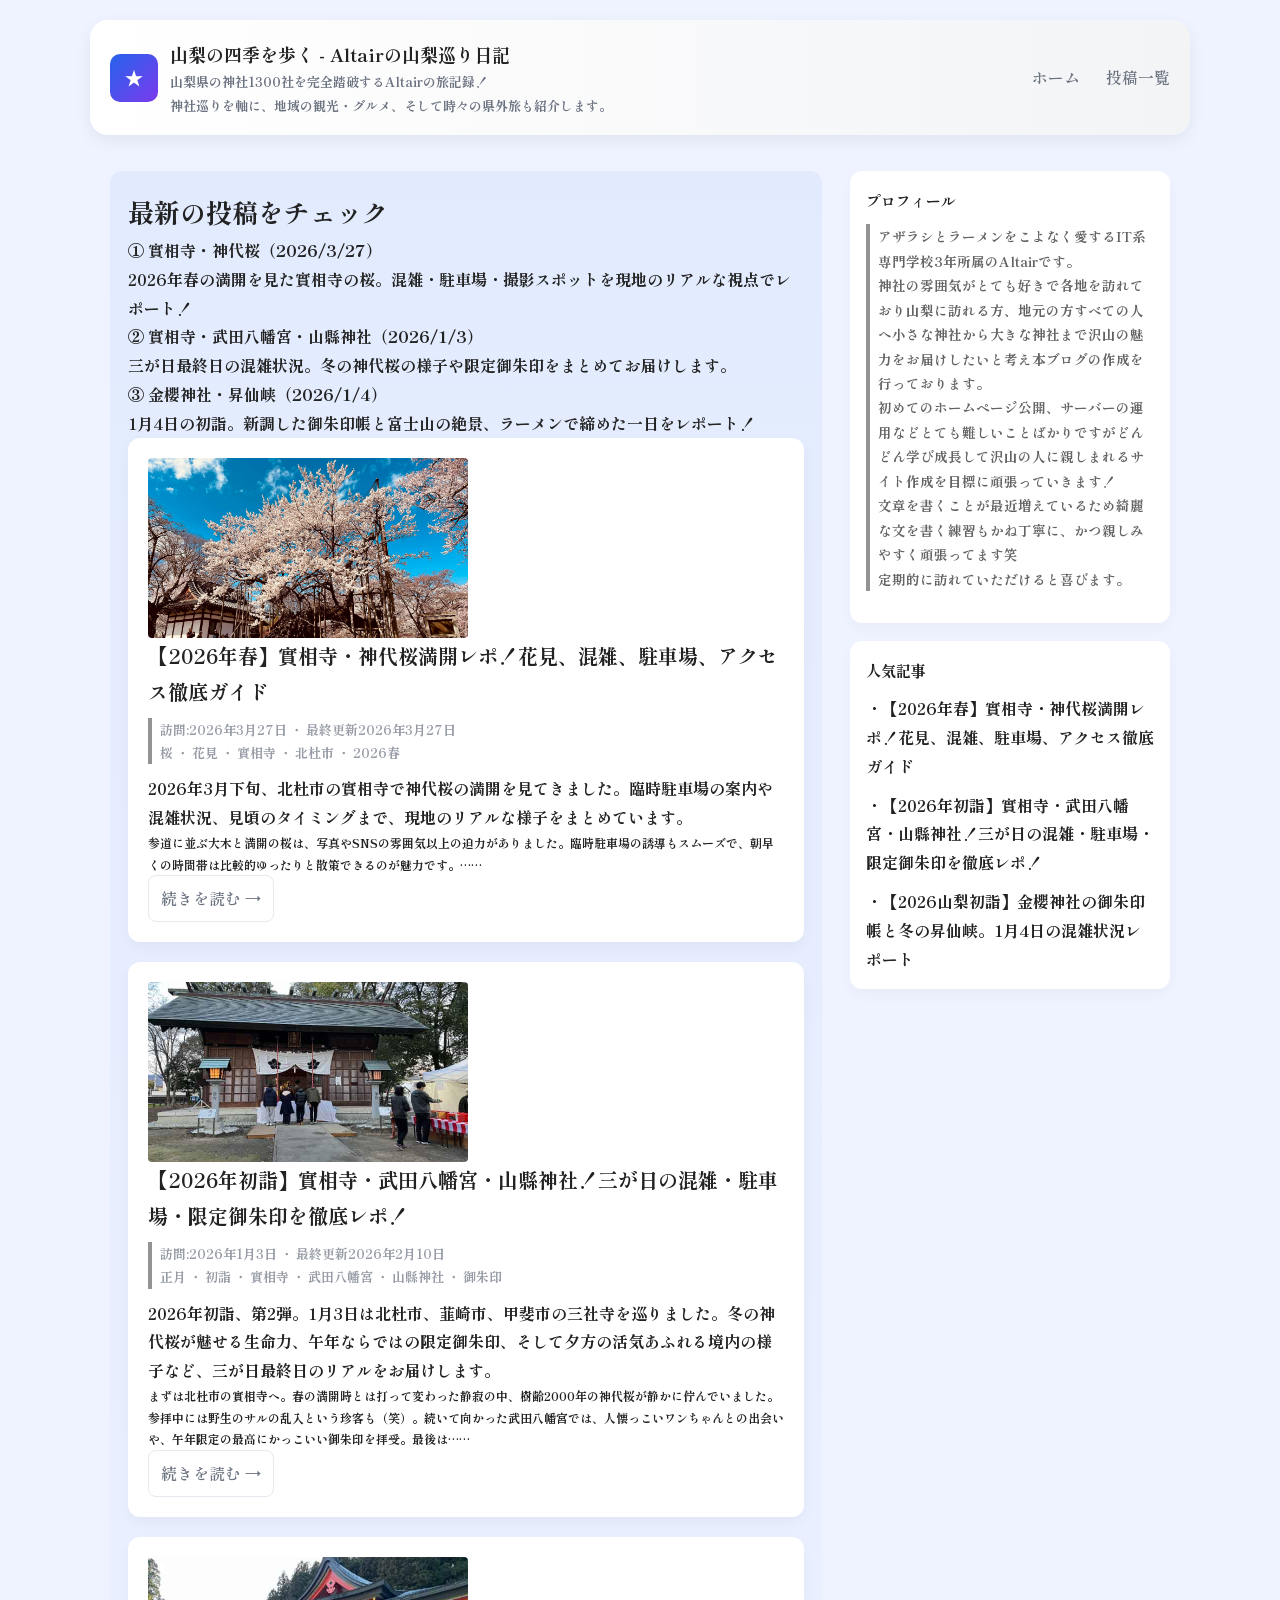
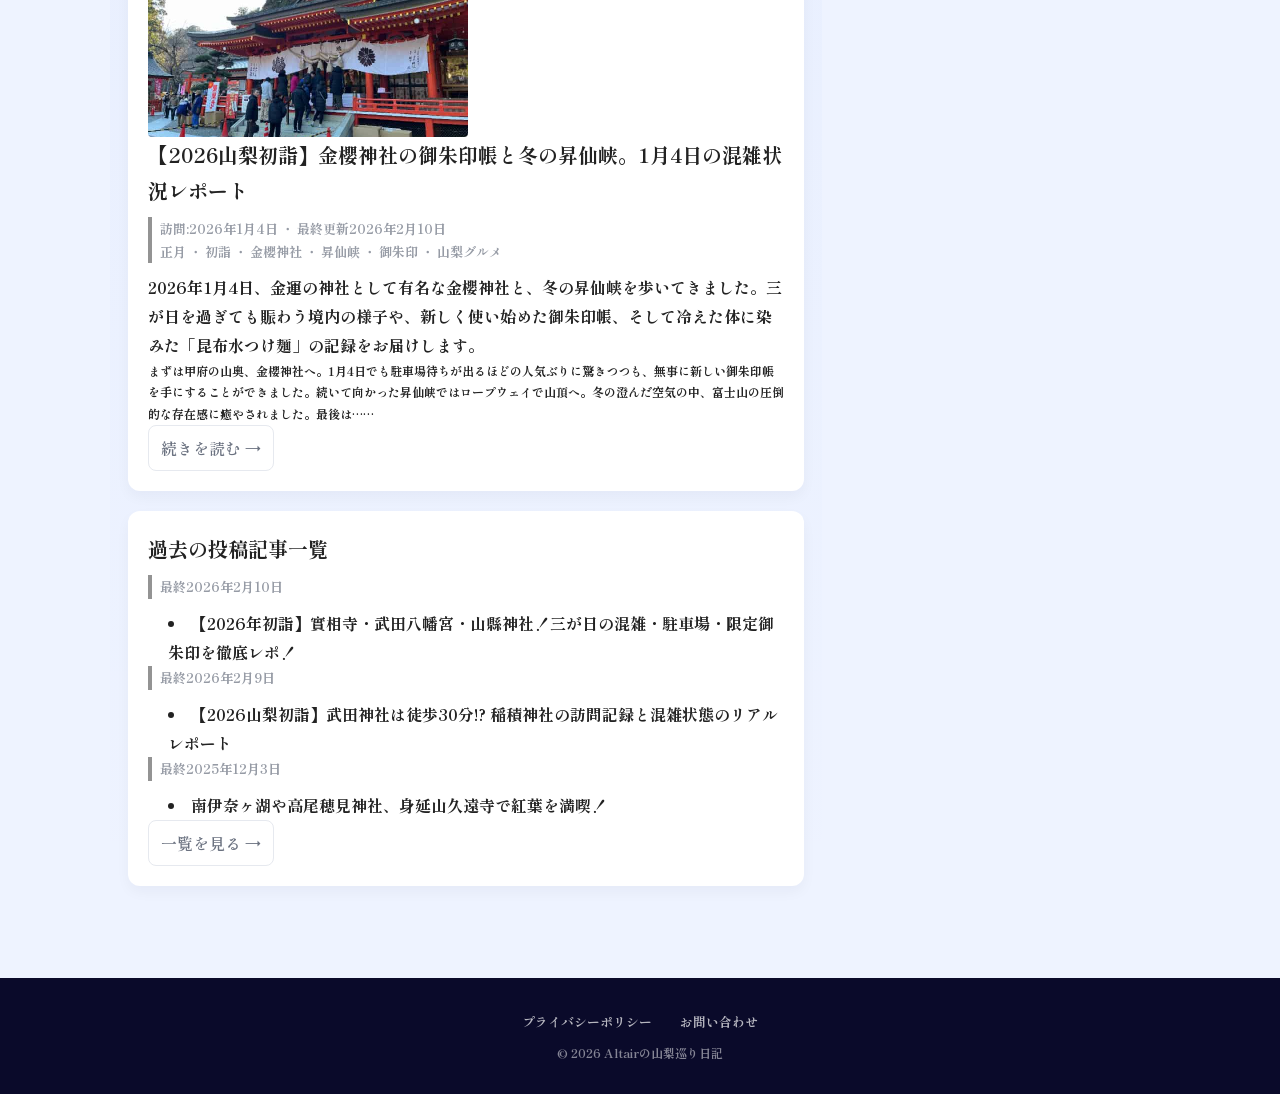
<file: index.html>
<!doctype html>
<html lang="ja">


<head>
  <!-- Google tag (gtag.js) -->
  <script async src="https://www.googletagmanager.com/gtag/js?id=G-EXJ5P14GCZ"></script>
  <script>
    window.dataLayer = window.dataLayer || [];
    function gtag() { dataLayer.push(arguments); }
    gtag('js', new Date());

    gtag('config', 'G-EXJ5P14GCZ');
  </script>
  <meta charset="utf-8">
  <script async src="https://pagead2.googlesyndication.com/pagead/js/adsbygoogle.js?client=ca-pub-1910074303691850"
    crossorigin="anonymous"></script>
  <meta name="viewport" content="width=device-width,initial-scale=1">
  <meta name="robots" content="index, follow">
  <link rel="canonical" href="https://www.altair-yamanashi-kankou.com/index.html">

  <meta property="og:site_name" content="山梨の四季を歩く - Altairの山梨巡り日記">
  <meta property="og:title" content="山梨の四季を歩く - Altairの山梨巡り日記">
  <meta property="og:description" content="山梨県の神社1300社をすべて巡る旅を記録。地域の観光スポットや地元グルメ、たまの県外旅まで写真付きで紹介します。">
  <meta property="og:type" content="website">
  <meta property="og:url" content="https://www.altair-yamanashi-kankou.com/">
  <meta property="og:image" content="https://www.altair-yamanashi-kankou.com/pic/inagako/inagako_1.JPG">




  <title>山梨の四季を歩く - Altairの山梨巡り日記</title>
  <meta name="description" content="山梨県の神社1300社をすべて巡る旅の記録！地域の観光スポットや地元グルメ、たまの県外旅まで写真付きで紹介します">
  <link rel="stylesheet" href="css/destyle.css">
  <link rel="preconnect" href="https://fonts.googleapis.com">
  <link rel="preconnect" href="https://fonts.gstatic.com" crossorigin>
  <link href="https://fonts.googleapis.com/css2?family=Shippori+Mincho&display=swap" rel="stylesheet">
  <link rel="stylesheet" href="css/index_style.css">
</head>

<body>
  <header class="site-header">
    <div class="brand">
      <div class="logo">★</div>
      <div>
        <div class="site-title">
          <a href="index.html">山梨の四季を歩く - Altairの山梨巡り日記</a>
        </div>
        <div class="site-sub">山梨県の神社1300社を完全踏破するAltairの旅記録！<br>
          神社巡りを軸に、地域の観光・グルメ、そして時々の県外旅も紹介します。</div>
      </div>
    </div>
    <nav class="main-nav">
      <a href="index.html">ホーム</a>
      <a href="html/list.html">投稿一覧</a>
      <!-- <a href="#contact">連絡先</a> -->
    </nav>

    <script type="application/ld+json">
{
  "@context": "https://schema.org",
  "@type": "WebSite",
  "name": "山梨の四季を歩く - Altairの山梨巡り日記",
  "url": "https://www.altair-yamanashi-kankou.com/",
  "description": "山梨県の神社1300社をすべて巡る旅を記録しつつ、周辺の観光スポットや地元グルメも紹介します。"
}
</script>



  </header>

  <div class="container">
    <main class="content" id="maincontent">
      <section class="hero">
        <section class="latest-intro">
          <h1>最新の投稿をチェック</h1>
          <div class="latest-summary">
            <p>
              <strong>① 實相寺・神代桜（2026/3/27）</strong><br>
              2026年春の満開を見た實相寺の桜。混雑・駐車場・撮影スポットを現地のリアルな視点でレポート！
            </p>
            <p>
              <strong>② 實相寺・武田八幡宮・山縣神社（2026/1/3）</strong><br>
              三が日最終日の混雑状況。冬の神代桜の様子や限定御朱印をまとめてお届けします。
            </p>
            <p>
              <strong>③ 金櫻神社・昇仙峡（2026/1/4）</strong><br>
              1月4日の初詣。新調した御朱印帳と富士山の絶景、ラーメンで締めた一日をレポート！
            </p>
          </div>
        </section>

        <article class="post">
          <img src="pic/jissouji_2026_spring/jindaizakura_high.jpg" alt="神代桜" loading="lazy">
          <h2><a href="html/jissouji_2026_spring.html">【2026年春】實相寺・神代桜満開レポ！花見、混雑、駐車場、アクセス徹底ガイド</a></h2>
          <div class="meta">訪問:2026年3月27日 ・ 最終更新2026年3月27日<br>桜 ・ 花見 ・ 實相寺 ・ 北杜市 ・ 2026春</div>
          <p class="excerpt">
            2026年3月下旬、北杜市の實相寺で神代桜の満開を見てきました。臨時駐車場の案内や混雑状況、見頃のタイミングまで、現地のリアルな様子をまとめています。
          </p>
          <p class="read-next">
            参道に並ぶ大木と満開の桜は、写真やSNSの雰囲気以上の迫力がありました。臨時駐車場の誘導もスムーズで、朝早くの時間帯は比較的ゆったりと散策できるのが魅力です。……
          </p>
          <a class="read-more" href="html/jissouji_2026_spring.html">続きを読む →</a>
        </article>

        <article class="post">
          <img src="pic/yamagata/haiden.jpg" alt="武田八幡宮 本殿" loading="lazy">
          <h2><a
              href="html/jissouji_takedahachimanguu_yamagata.html">【2026年初詣】實相寺・武田八幡宮・山縣神社！三が日の混雑・駐車場・限定御朱印を徹底レポ！</a>
          </h2>
          <div class="meta">訪問:2026年1月3日 ・ 最終更新2026年2月10日<br>正月 ・ 初詣 ・ 實相寺 ・ 武田八幡宮 ・ 山縣神社 ・ 御朱印</div>
          <p class="excerpt">
            2026年初詣、第2弾。1月3日は北杜市、韮崎市、甲斐市の三社寺を巡りました。冬の神代桜が魅せる生命力、午年ならではの限定御朱印、そして夕方の活気あふれる境内の様子など、三が日最終日のリアルをお届けします。
          </p>
          <p class="read-next">
            まずは北杜市の實相寺へ。春の満開時とは打って変わった静寂の中、樹齢2000年の神代桜が静かに佇んでいました。参拝中には野生のサルの乱入という珍客も（笑）。続いて向かった武田八幡宮では、人懐っこいワンちゃんとの出会いや、午年限定の最高にかっこいい御朱印を拝受。最後は……
          </p>
          <a class="read-more" href="html/jissouji_takedahachimanguu_yamagata.html">続きを読む →</a>
        </article>

        <article class="post">
          <img src="pic/kanazakura/haiden.jpg" alt="金櫻神社の境内" loading="lazy">
          <h2><a href="html/kanazakura_shosenkyo.html">【2026山梨初詣】金櫻神社の御朱印帳と冬の昇仙峡。1月4日の混雑状況レポート</a></h2>
          <div class="meta">訪問:2026年1月4日 ・ 最終更新2026年2月10日<br>正月 ・ 初詣 ・ 金櫻神社 ・ 昇仙峡 ・ 御朱印 ・ 山梨グルメ</div>
          <p class="excerpt">
            2026年1月4日、金運の神社として有名な金櫻神社と、冬の昇仙峡を歩いてきました。三が日を過ぎても賑わう境内の様子や、新しく使い始めた御朱印帳、そして冷えた体に染みた「昆布水つけ麺」の記録をお届けします。
          </p>
          <p class="read-next">
            まずは甲府の山奥、金櫻神社へ。1月4日でも駐車場待ちが出るほどの人気ぶりに驚きつつも、無事に新しい御朱印帳を手にすることができました。続いて向かった昇仙峡ではロープウェイで山頂へ。冬の澄んだ空気の中、富士山の圧倒的な存在感に癒やされました。最後は……
          </p>
          <a class="read-more" href="html/kanazakura_shosenkyo.html">続きを読む →</a>
        </article>

        <article class="post">
          <h2>過去の投稿記事一覧</h2>

          <div class="meta">最終2026年2月10日 </div>
          <li class="past_li"><a href="html/jissouji_takedahachimanguu_yamagata.html">【2026年初詣】實相寺・武田八幡宮・山縣神社！三が日の混雑・駐車場・限定御朱印を徹底レポ！</a>
          </li>

          <div class="meta">最終2026年2月9日 </div>
          <li class="past_li"><a href="html/takeda_inazumi_gantan.html">【2026山梨初詣】武田神社は徒歩30分!?
              稲積神社の訪問記録と混雑状態のリアルレポート</a>
          </li>

          <div class="meta">最終2025年12月3日 </div>
          <li class="past_li"><a href="html/inagako_homi_kuonji.html">南伊奈ヶ湖や高尾穂見神社、身延山久遠寺で紅葉を満喫！</a></li>

          <a class="read-more" href="html/list.html">一覧を見る →</a>
        </article>
    </main>

    <aside class="sidebar">
      <div class="widget">
        <h3>プロフィール</h3>
        <p class="meta">
          アザラシとラーメンをこよなく愛するIT系専門学校3年所属のAltairです。<br>
          神社の雰囲気がとても好きで各地を訪れており山梨に訪れる方、地元の方すべての人へ小さな神社から大きな神社まで沢山の魅力をお届けしたいと考え本ブログの作成を行っております。<br>
          初めてのホームページ公開、サーバーの運用などとても難しいことばかりですがどんどん学び成長して沢山の人に親しまれるサイト作成を目標に頑張っていきます！<br>
          文章を書くことが最近増えているため綺麗な文を書く練習もかね丁寧に、かつ親しみやすく頑張ってます笑<br>
          定期的に訪れていただけると喜びます。
        </p>
      </div>
      <div class="widget">
        <h3>人気記事</h3>
        <ul>
          <li><a href="html/jissouji_2026_spring.html">・【2026年春】實相寺・神代桜満開レポ！花見、混雑、駐車場、アクセス徹底ガイド</a></li>
          <li style="margin-top: 10px;"><a href="html/jissouji_takedahachimanguu_yamagata.html">・【2026年初詣】實相寺・武田八幡宮・山縣神社！三が日の混雑・駐車場・限定御朱印を徹底レポ！</a></li>
          <li style="margin-top: 10px;"><a href="html/kanazakura_shosenkyo.html">・【2026山梨初詣】金櫻神社の御朱印帳と冬の昇仙峡。1月4日の混雑状況レポート</a></li>
        </ul>
      </div>

    </aside>
  </div>

    <footer class="site-footer">
        <div class="star-field">
            <span></span><span></span><span></span><span></span><span></span>
            <span></span><span></span><span></span><span></span><span></span>
        </div>
        <div class="footer-content">
            <div class="footer-links">
                <a href="html/privacy-policy.html">プライバシーポリシー</a>
                <a href="html/contact.html">お問い合わせ</a>
            </div>
            <p>&copy; 2026 Altairの山梨巡り日記</p>
        </div>
    </footer>

  <!-- <script src="script.js" defer></script> -->
</body>

</html>
</file>
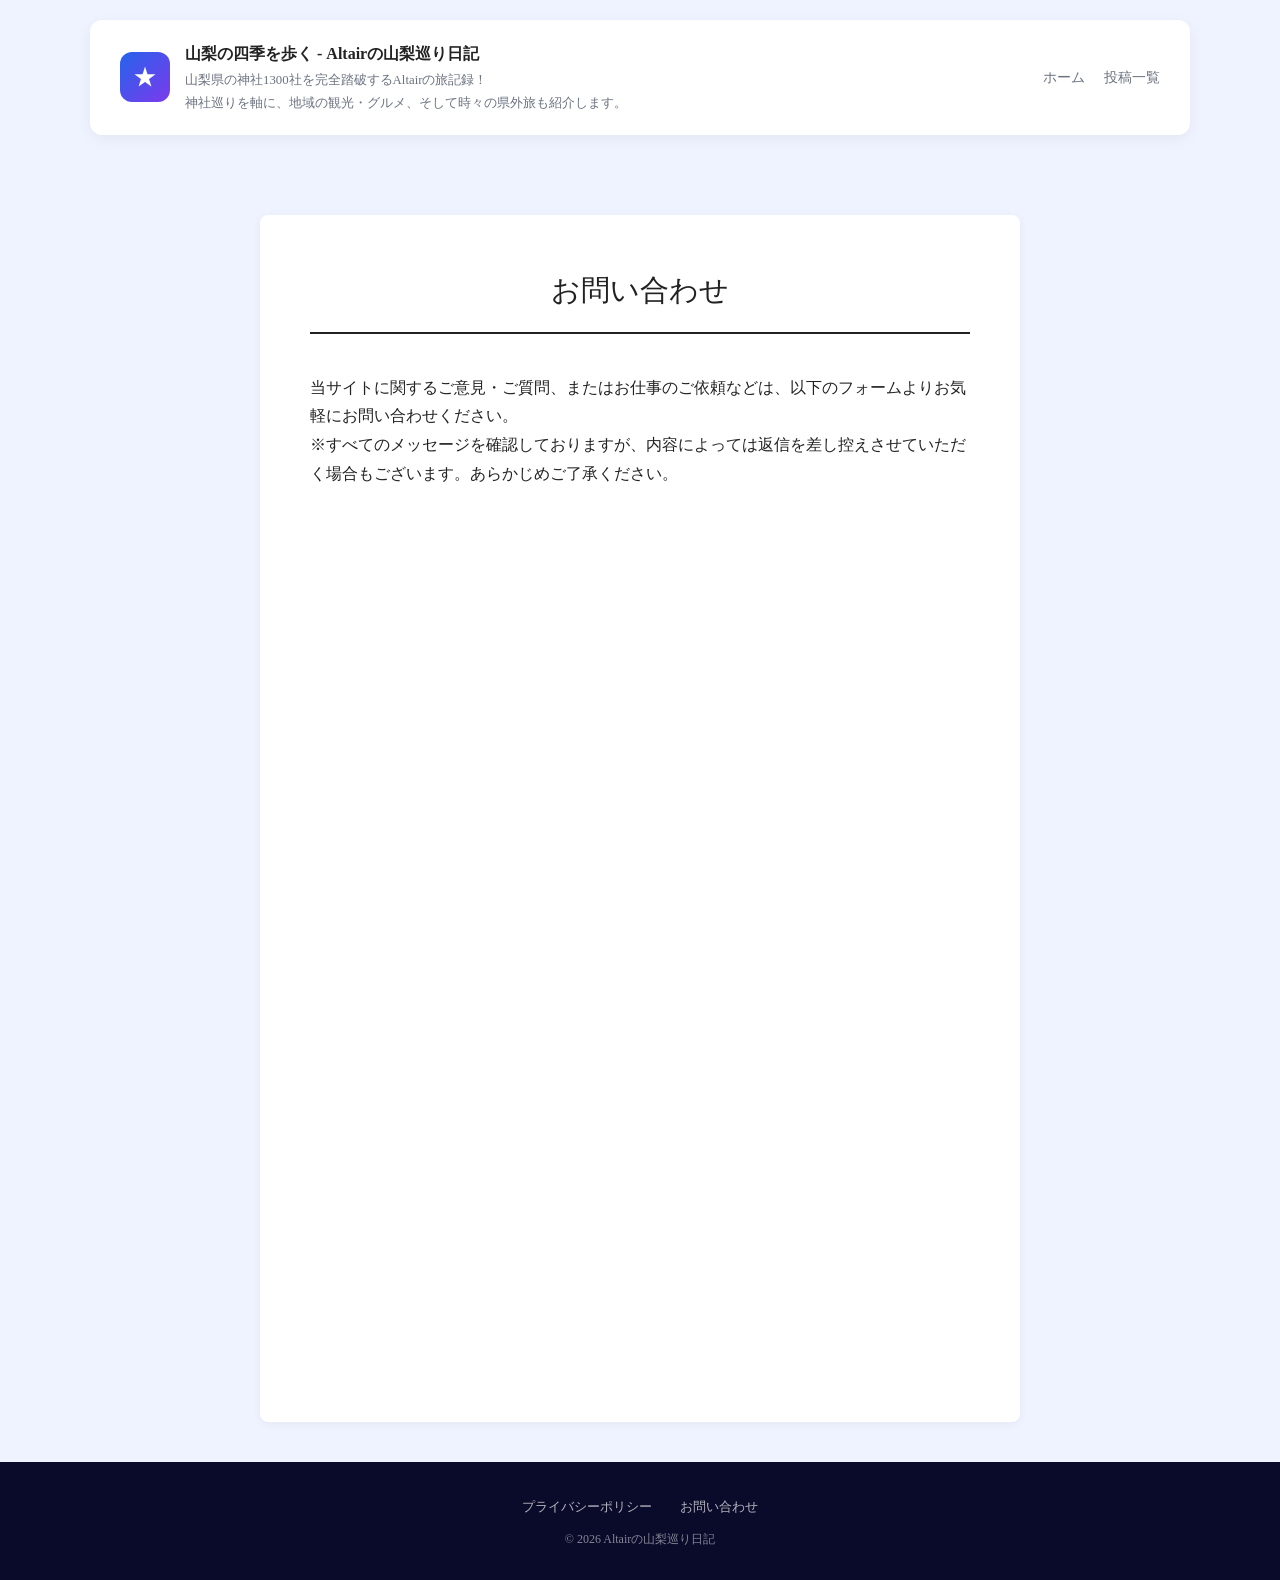
<file: html/contact.html>
<!doctype html>
<html lang="ja">
<head>
    <meta charset="utf-8">
    <meta name="viewport" content="width=device-width,initial-scale=1">
    <title>お問い合わせ | Altairの山梨巡り日記</title>
    <link rel="stylesheet" href="../css/destyle.css">
    <link rel="stylesheet" href="../css/privacy-policy.css"> <style>
        /* お問い合わせページ専用の微調整 */
        .contact-wrapper {
            text-align: center;
            margin-top: 20px;
        }
        .contact-wrapper iframe {
            width: 100%;
            max-width: 640px;
            min-height: 800px;
            border: none;
            background: transparent;
        }
        .contact-intro {
            margin-bottom: 30px;
            text-align: left;
        }
    </style>
</head>
<body>
    <header class="site-header">
        <div class="brand">
            <div class="logo">★</div>
            <div>
                <div class="site-title">
                    <a href="../index.html">山梨の四季を歩く - Altairの山梨巡り日記</a>
                </div>
                <div class="site-sub">山梨県の神社1300社を完全踏破するAltairの旅記録！<br>
                    神社巡りを軸に、地域の観光・グルメ、そして時々の県外旅も紹介します。</div>
            </div>
        </div>
        <nav class="main-nav">
            <a href="../index.html">ホーム</a>
            <a href="list.html">投稿一覧</a>
        </nav>
    </header>

    <main>
        <article>
            <h1>お問い合わせ</h1>
            
            <div class="contact-intro">
                <p>当サイトに関するご意見・ご質問、またはお仕事のご依頼などは、以下のフォームよりお気軽にお問い合わせください。</p>
                <p>※すべてのメッセージを確認しておりますが、内容によっては返信を差し控えさせていただく場合もございます。あらかじめご了承ください。</p>
            </div>

          <iframe src="https://docs.google.com/forms/d/e/1FAIpQLSdjd5AQzG36d2MpfmDi295JqlrgRJKHVhMJIPTXSvEr7JaVFw/viewform?embedded=true" width="640" height="853" frameborder="0" marginheight="0" marginwidth="0">読み込んでいます…</iframe>
        </article>
    </main>

    <footer class="site-footer">
        <div class="star-field">
            <span></span><span></span><span></span><span></span><span></span>
            <span></span><span></span><span></span><span></span><span></span>
        </div>
        <div class="footer-content">
            <div class="footer-links">
                <a href="privacy-policy.html">プライバシーポリシー</a>
                <a href="contact.html">お問い合わせ</a>
            </div>
            <p>&copy; 2026 Altairの山梨巡り日記</p>
        </div>
    </footer>
</body>
</html>
</file>
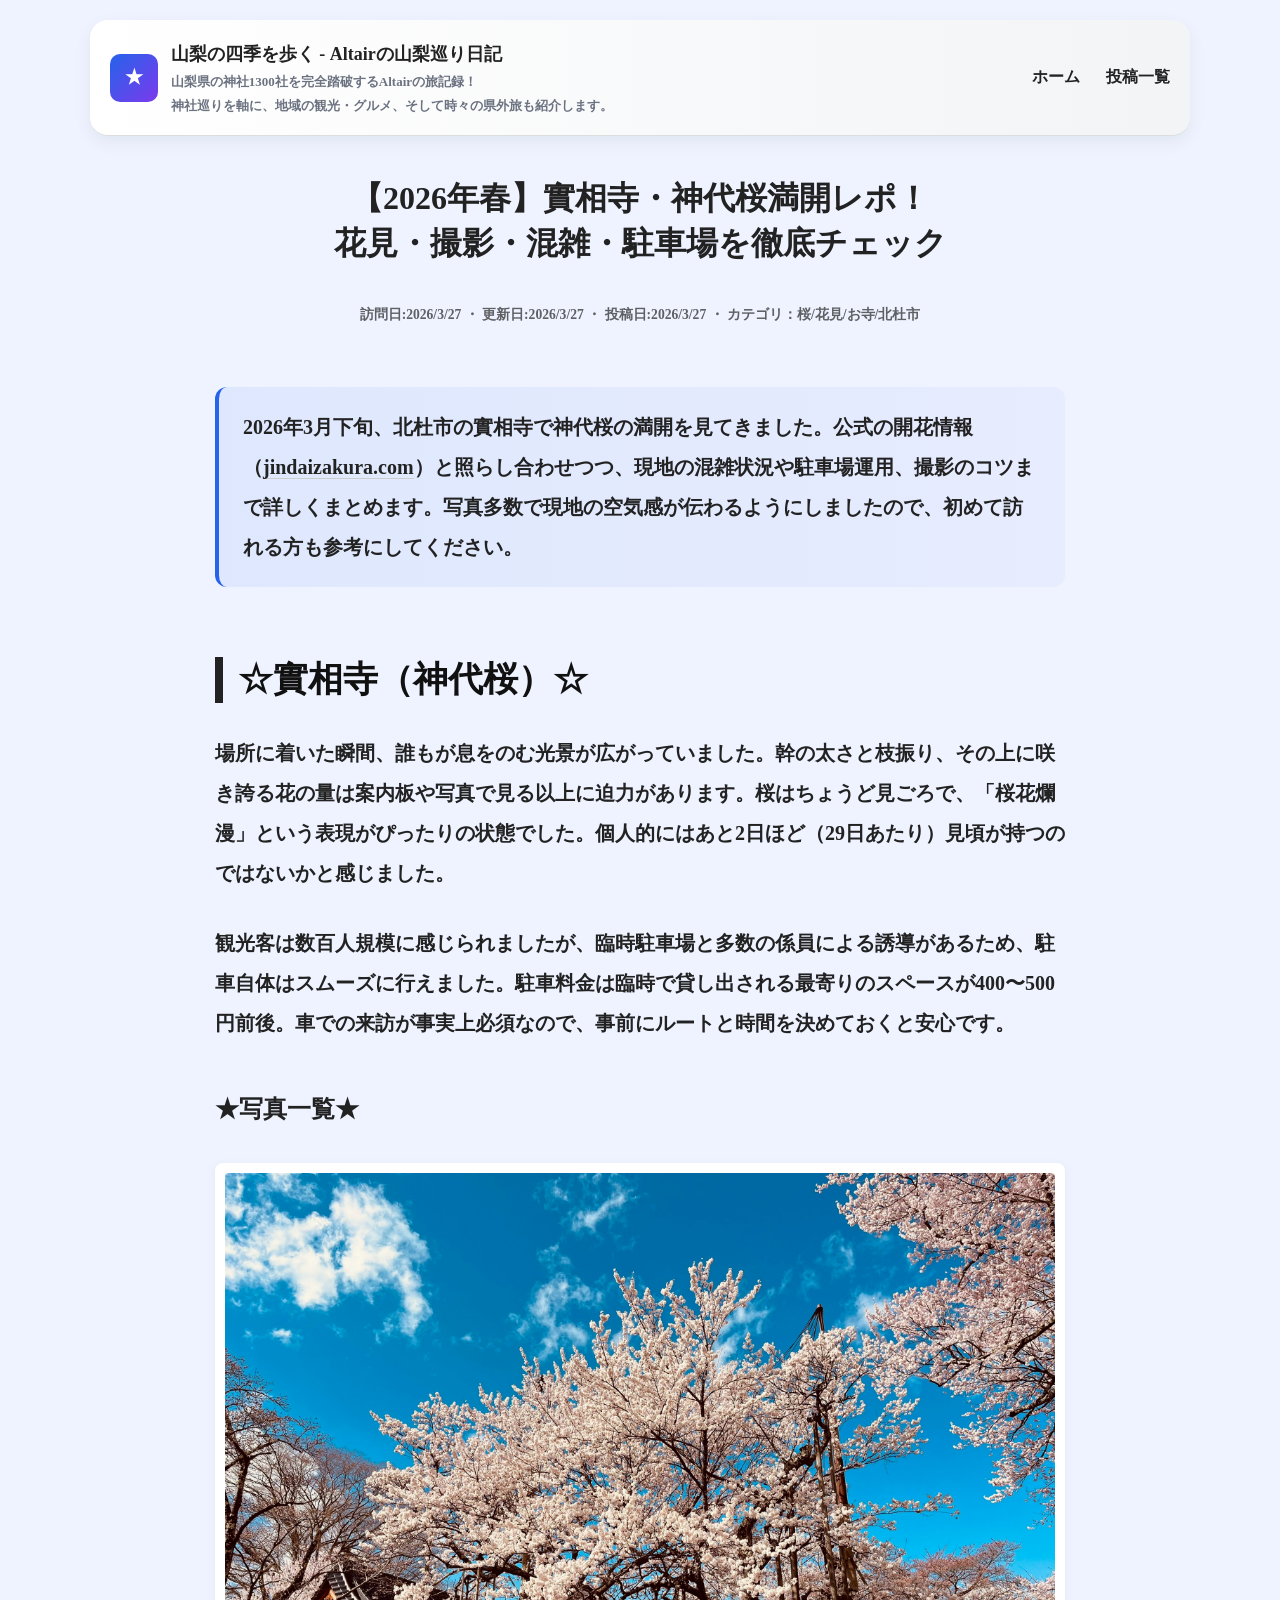
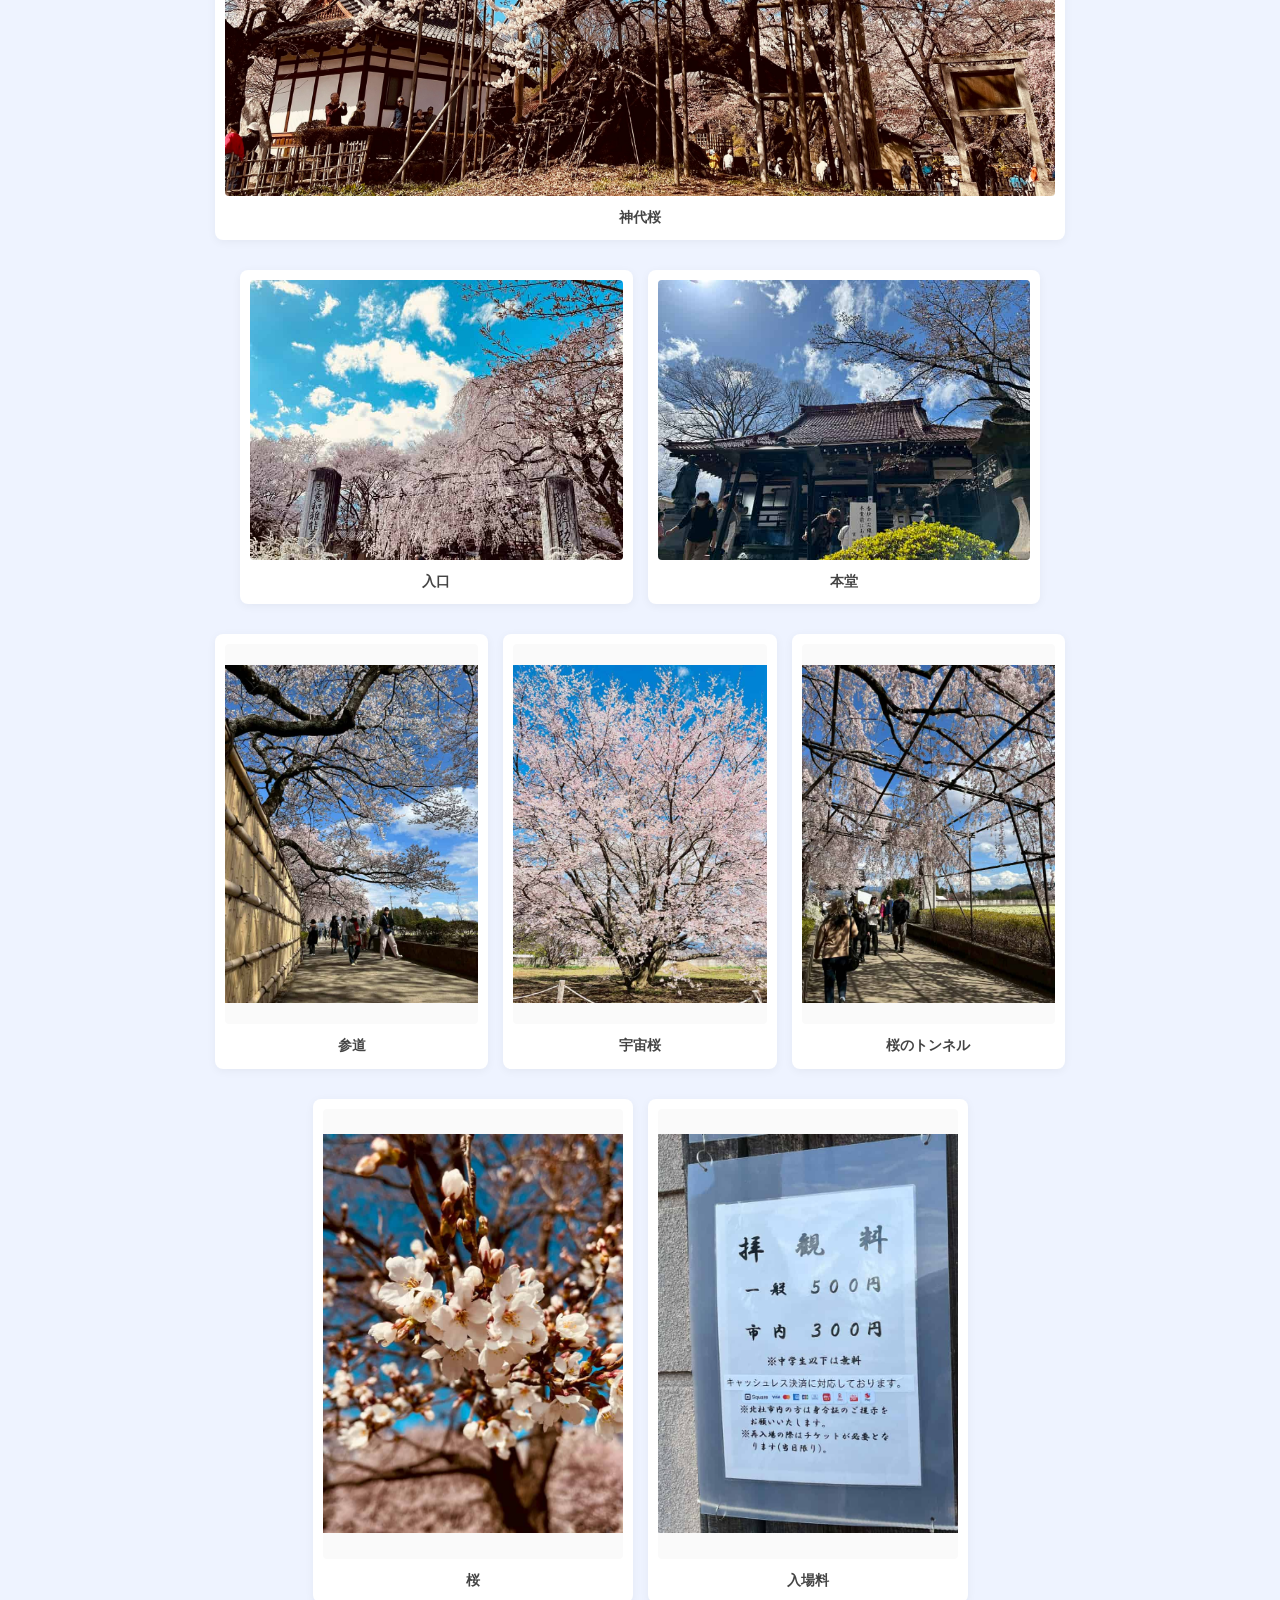
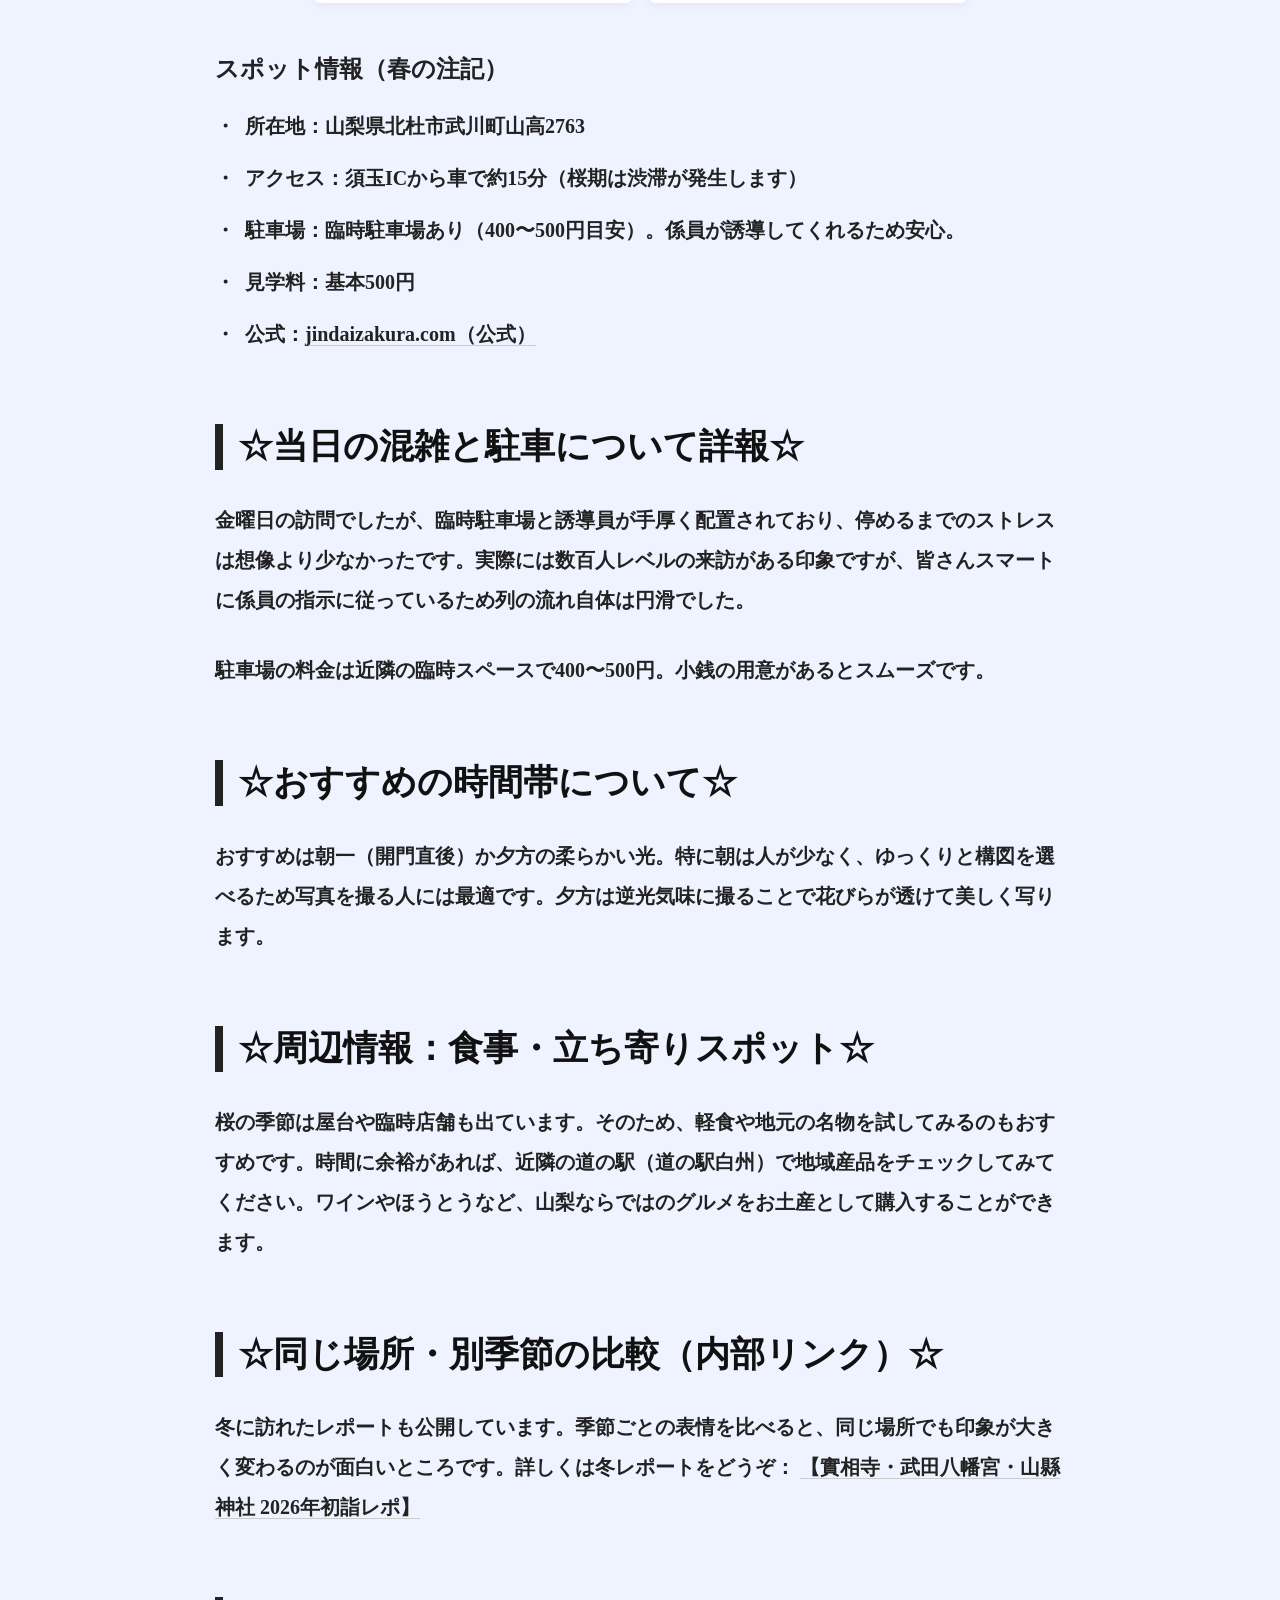
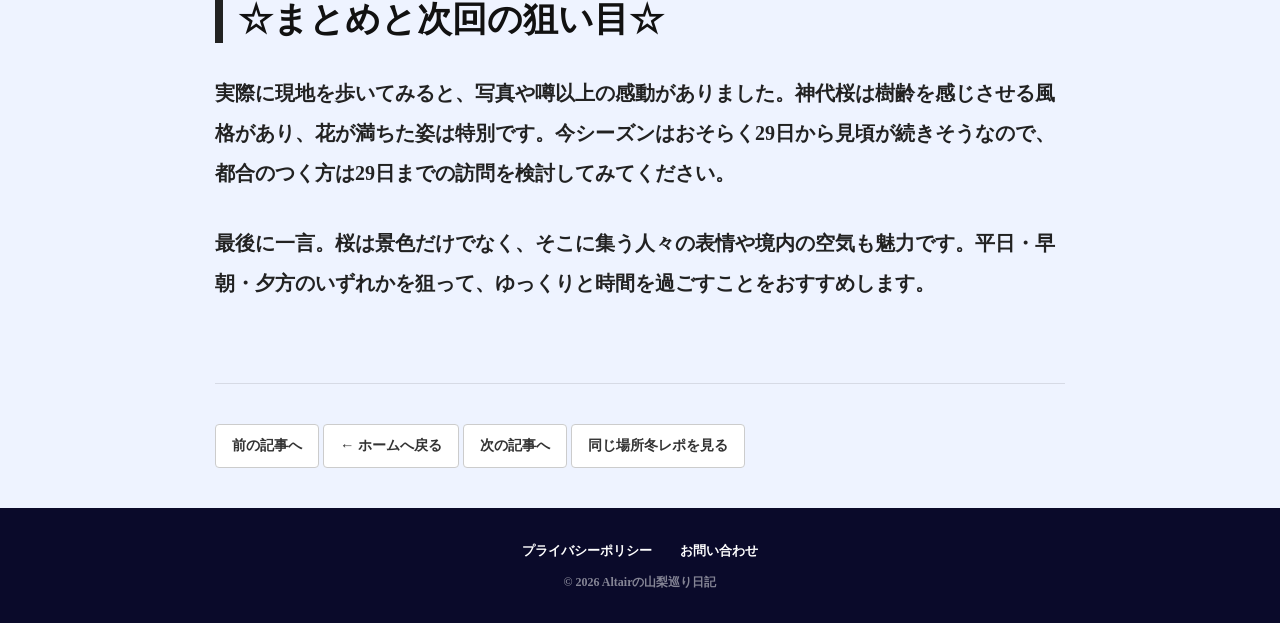
<file: html/jissouji_2026_spring.html>
<!doctype html>
<html lang="ja">

<head>
    <!-- Google tag (gtag.js) -->
    <script async src="https://www.googletagmanager.com/gtag/js?id=G-EXJ5P14GCZ"></script>
    <script>
        window.dataLayer = window.dataLayer || [];
        function gtag() { dataLayer.push(arguments); }
        gtag('js', new Date());

        gtag('config', 'G-EXJ5P14GCZ');
    </script>
    <script async src="https://pagead2.googlesyndication.com/pagead/js/adsbygoogle.js?client=ca-pub-1910074303691850" crossorigin="anonymous"></script>
    <meta charset="utf-8">
    <meta name="viewport" content="width=device-width,initial-scale=1">
    <meta name="robots" content="index, follow">
    <link rel="canonical" href="https://www.altair-yamanashi-kankou.com/html/jissouji_2026_spring.html">

    <meta property="og:site_name" content="山梨の四季を歩く - Altairの山梨巡り日記">
    <meta property="og:title" content="【2026年春】實相寺・神代桜満開レポ！花見、混雑、駐車場、アクセス徹底ガイド">
    <meta property="og:description" content="2026年3月の實相寺花見記録。満開の神代桜・混雑・駐車場・撮影スポットを現地取材で紹介。">
    <meta property="og:type" content="article">
    <meta property="og:image" content="https://www.altair-yamanashi-kankou.com/pic/jissouji_2026_spring/jindaizakura.jpg">

    <title>【2026年春】實相寺・神代桜満開レポ！花見、混雑、駐車場、アクセス徹底ガイド</title>
    <meta name="description" content="2026年3月に訪問した實相寺の桜満開記録。駐車場・混雑・おすすめ撮影スポットや公式サイト情報を含む花見観光ガイド。">
    <meta name="keywords" content="實相寺,神代桜,山梨,花見,観光,お寺">

    <link rel="stylesheet" href="../css/destyle.css">
    <link rel="stylesheet" href="../css/takeda_inazumi_gantan.css">
    <link rel="stylesheet" href="../css/jissouji_2026_spring.css">

        <script type="application/ld+json">
        {
            "@context": "https://schema.org",
            "@type": "Article",
            "mainEntityOfPage": {
                "@type": "WebPage",
                "@id": "https://www.altair-yamanashi-kankou.com/html/jissouji_2026_spring.html"
            },
            "headline": "【2026年春】實相寺・神代桜満開レポ！花見、混雑、駐車場、アクセス徹底ガイド",
            "description": "2026年3月に訪問した實相寺の桜満開記録と、混雑・駐車場・撮影スポット等の現地情報を網羅した観光ガイドです。",
            "image": ["https://www.altair-yamanashi-kankou.com/pic/jissouji_2026_spring/jindaizakura.jpg"],
            "author": { "@type": "Person", "name": "Altair" },
            "publisher": {
                "@type": "Organization",
                "name": "山梨の四季を歩く - Altairの山梨巡り日記",
                "logo": { "@type": "ImageObject", "url": "https://www.altair-yamanashi-kankou.com/pic/ogp_logo.png" }
            },
            "datePublished": "2026-03-27",
            "dateModified": "2026-03-27",
            "keywords": ["實相寺","神代桜","山梨","観光","花見","jindaizakura,"お寺","北杜市","2026","桜"],
            "articleBody": "2026年3月下旬、北杜市の實相寺で神代桜の満開を見てきました。公式の開花情報（https://www.jindaizakura.com/）と照らし合わせつつ、現地の混雑状況や駐車場運用、撮影のコツまで詳しくまとめます。写真多数で現地の空気感が伝わるようにしましたので、初めて訪れる方も参考にしてください。 場所に着いた瞬間、誰もが息をのむ光景が広がっていました。幹の太さと枝振り、その上に咲き誇る花の量は案内板や写真で見る以上に迫力があります。桜はちょうど見ごろで、「桜花爛漫」という表現がぴったりの状態でした。個人的にはあと2日ほど（29日あたり）見頃が持つのではないかと感じました。 観光客は数百人規模に感じられましたが、臨時駐車場と多数の係員による誘導があるため、駐車自体はスムーズに行えました。駐車料金は臨時で貸し出される最寄りのスペースが400〜500円前後。車での来訪が事実上必須なので、事前にルートと時間を決めておくと安心です。 土日での訪問でしたが、臨時駐車場と誘導員が手厚く配置されており、停めるまでのストレスは想像より少なかったです。実際には数百人レベルの来訪がある印象ですが、皆さんスマートに係員の指示に従っているため列の流れ自体は円滑でした。 駐車場の料金は近隣の臨時スペースで400〜500円。小銭の用意があるとスムーズです。公共交通は本数が限られるため、時間に余裕を持った運転計画をおすすめします。 注意点としてはゴミは必ず持ち帰ること、人混みで三脚の長時間設置は迷惑になるため短時間のみ推奨、境内は歩道が狭い場所もあるため譲り合いの精神で動くことです。 撮影のベストタイムは朝一（開門直後）か夕方の柔らかい光で、広角〜標準のレンズが使いやすい。周辺には小さなお土産屋や食事処が点在し、桜期には屋台や臨時店舗も出ます。 冬のレポートと比較すると、同じ場所でも印象が大きく変わるため季節ごとに訪れる価値があります。 実際に現地を歩いてみると、写真や噂以上の感動がありました。神代桜は樹齢を感じさせる風格があり、花が満ちた姿は特別です。今シーズンはおそらく29日あたりまで見頃が続きそうなので、都合のつく方は29日までの訪問を検討してみてください。 平日・早朝・夕方のいずれかを狙って、ゆっくりと時間を過ごすことをおすすめします."
        }
        </script>
</head>

<body>
    <header class="site-header">
        <div class="brand">
            <div class="logo">★</div>
            <div>
                <div class="site-title">
                    <a href="../index.html">山梨の四季を歩く - Altairの山梨巡り日記</a>
                </div>
                <div class="site-sub">山梨県の神社1300社を完全踏破するAltairの旅記録！<br>
                    神社巡りを軸に、地域の観光・グルメ、そして時々の県外旅も紹介します。</div>
            </div>
        </div>
        <nav class="main-nav">
            <a href="../index.html">ホーム</a>
            <a href="list.html">投稿一覧</a>
        </nav>
    </header>

    <main>
        <article>
            <div class="post-header">
                <h1>【2026年春】實相寺・神代桜満開レポ！<br>花見・撮影・混雑・駐車場を徹底チェック</h1>
                <br>
                <div class="meta">訪問日:2026/3/27 ・ 更新日:2026/3/27 ・ 投稿日:2026/3/27 ・ カテゴリ：桜/花見/お寺/北杜市</div>
            </div>

            <div class="lead">
                2026年3月下旬、北杜市の實相寺で神代桜の満開を見てきました。公式の開花情報（<a href="https://www.jindaizakura.com/" target="_blank">jindaizakura.com</a>）と照らし合わせつつ、現地の混雑状況や駐車場運用、撮影のコツまで詳しくまとめます。写真多数で現地の空気感が伝わるようにしましたので、初めて訪れる方も参考にしてください。
            </div>

            <section>
                <h2><strong>☆實相寺（神代桜）☆</strong></h2>
                <p>
                    場所に着いた瞬間、誰もが息をのむ光景が広がっていました。幹の太さと枝振り、その上に咲き誇る花の量は案内板や写真で見る以上に迫力があります。桜はちょうど見ごろで、「桜花爛漫」という表現がぴったりの状態でした。個人的にはあと2日ほど（29日あたり）見頃が持つのではないかと感じました。
                </p>
                <p>
                    観光客は数百人規模に感じられましたが、臨時駐車場と多数の係員による誘導があるため、駐車自体はスムーズに行えました。駐車料金は臨時で貸し出される最寄りのスペースが400〜500円前後。車での来訪が事実上必須なので、事前にルートと時間を決めておくと安心です。
                </p>

<h3>★写真一覧★</h3>
<div class="photo-container">
    <div class="photo-grid grid-1">
        <div>
            <img src="../pic/jissouji_2026_spring/jindaizakura_high.jpg" 
                 alt="神代桜" 
                 loading="lazy" 
                 decoding="async">
            <figure>神代桜</figure>
        </div>
    </div>

    <div class="photo-grid grid-2">
        <div><img src="../pic/jissouji_2026_spring/entrance.jpg" alt="入口" loading="lazy" decoding="async"><figure>入口</figure></div>
        <div><img src="../pic/jissouji_2026_spring/hondo.jpg" alt="本堂" loading="lazy" decoding="async"><figure>本堂</figure></div>
    </div>

    <div class="photo-grid grid-3 tall-photos">
        <div><img src="../pic/jissouji_2026_spring/way.jpg" alt="参道" loading="lazy" decoding="async"><figure>参道</figure></div>
        <div><img src="../pic/jissouji_2026_spring/spacezakura.jpg" alt="宇宙桜" loading="lazy" decoding="async"><figure>宇宙桜</figure></div>
        <div><img src="../pic/jissouji_2026_spring/curtain.jpg" alt="桜のトンネル" loading="lazy" decoding="async"><figure>桜のトンネル</figure></div>
    </div>

    <div class="photo-grid grid-2 tall-photos">
        <div><img src="../pic/jissouji_2026_spring/cherryblossoms.jpg" alt="桜" loading="lazy" decoding="async"><figure>桜</figure></div>
        <div><img src="../pic/jissouji_2026_spring/fee.jpg" alt="入場料" loading="lazy" decoding="async"><figure>入場料</figure></div>
    </div>
</div>
                <h3>スポット情報（春の注記）</h3>
                <ul>
                    <li>所在地：山梨県北杜市武川町山高2763</li>
                    <li>アクセス：須玉ICから車で約15分（桜期は渋滞が発生します）</li>
                    <li>駐車場：臨時駐車場あり（400〜500円目安）。係員が誘導してくれるため安心。</li>
                    <li>見学料：基本500円</li>
                    <li>公式：<a href="https://www.jindaizakura.com/" target="_blank">jindaizakura.com（公式）</a></li>
                </ul>
            </section>

            <section>
                <h2><strong>☆当日の混雑と駐車について詳報☆</strong></h2>
                <p>
                    金曜日の訪問でしたが、臨時駐車場と誘導員が手厚く配置されており、停めるまでのストレスは想像より少なかったです。実際には数百人レベルの来訪がある印象ですが、皆さんスマートに係員の指示に従っているため列の流れ自体は円滑でした。
                </p>
                <p>
                    駐車場の料金は近隣の臨時スペースで400〜500円。小銭の用意があるとスムーズです。
                </p>
            </section>

            <section>
                <h2><strong>☆おすすめの時間帯について☆</strong></h2>
                <p>
                    おすすめは朝一（開門直後）か夕方の柔らかい光。特に朝は人が少なく、ゆっくりと構図を選べるため写真を撮る人には最適です。夕方は逆光気味に撮ることで花びらが透けて美しく写ります。
                </p>
            </section>

            <section>
                <h2><strong>☆周辺情報：食事・立ち寄りスポット☆</strong></h2>
                <p>
                   桜の季節は屋台や臨時店舗も出ています。そのため、軽食や地元の名物を試してみるのもおすすめです。時間に余裕があれば、近隣の道の駅（道の駅白州）で地域産品をチェックしてみてください。ワインやほうとうなど、山梨ならではのグルメをお土産として購入することができます。
                </p>
            </section>

            <section>
                <h2><strong>☆同じ場所・別季節の比較（内部リンク）☆</strong></h2>
                <p>
                    冬に訪れたレポートも公開しています。季節ごとの表情を比べると、同じ場所でも印象が大きく変わるのが面白いところです。詳しくは冬レポートをどうぞ：
                    <a href="jissouji_takedahachimanguu_yamagata.html">【實相寺・武田八幡宮・山縣神社 2026年初詣レポ】</a>
                </p>
            </section>

            <section>
                <h2><strong>☆まとめと次回の狙い目☆</strong></h2>
                <p>
                    実際に現地を歩いてみると、写真や噂以上の感動がありました。神代桜は樹齢を感じさせる風格があり、花が満ちた姿は特別です。今シーズンはおそらく29日から見頃が続きそうなので、都合のつく方は29日までの訪問を検討してみてください。
                </p>
                <p>
                    最後に一言。桜は景色だけでなく、そこに集う人々の表情や境内の空気も魅力です。平日・早朝・夕方のいずれかを狙って、ゆっくりと時間を過ごすことをおすすめします。
                </p>
                <div class="back-nav">
                    <div class="back-nav-left">
                        <a href="jissouji_takedahachimanguu_yamagata.html" class="back">前の記事へ</a>
                        <a href="../index.html" class="back">← ホームへ戻る</a>
                        <a href="jissouji_2026_spring.html" class="back">次の記事へ</a>
                        <a href="jissouji_takedahachimanguu_yamagata.html" class="back">同じ場所冬レポを見る</a>
                    </div>
                </div>
            </section>
        </article>
    </main>

    <footer class="site-footer">
        <div class="star-field">
            <span></span><span></span><span></span><span></span><span></span>
            <span></span><span></span><span></span><span></span><span></span>
        </div>
        <div class="footer-content">
            <div class="footer-links">
                <a href="privacy-policy.html">プライバシーポリシー</a>
                <a href="contact.html">お問い合わせ</a>
            </div>
            <p>&copy; 2026 Altairの山梨巡り日記</p>
        </div>
    </footer>
</body>

</html>
</file>
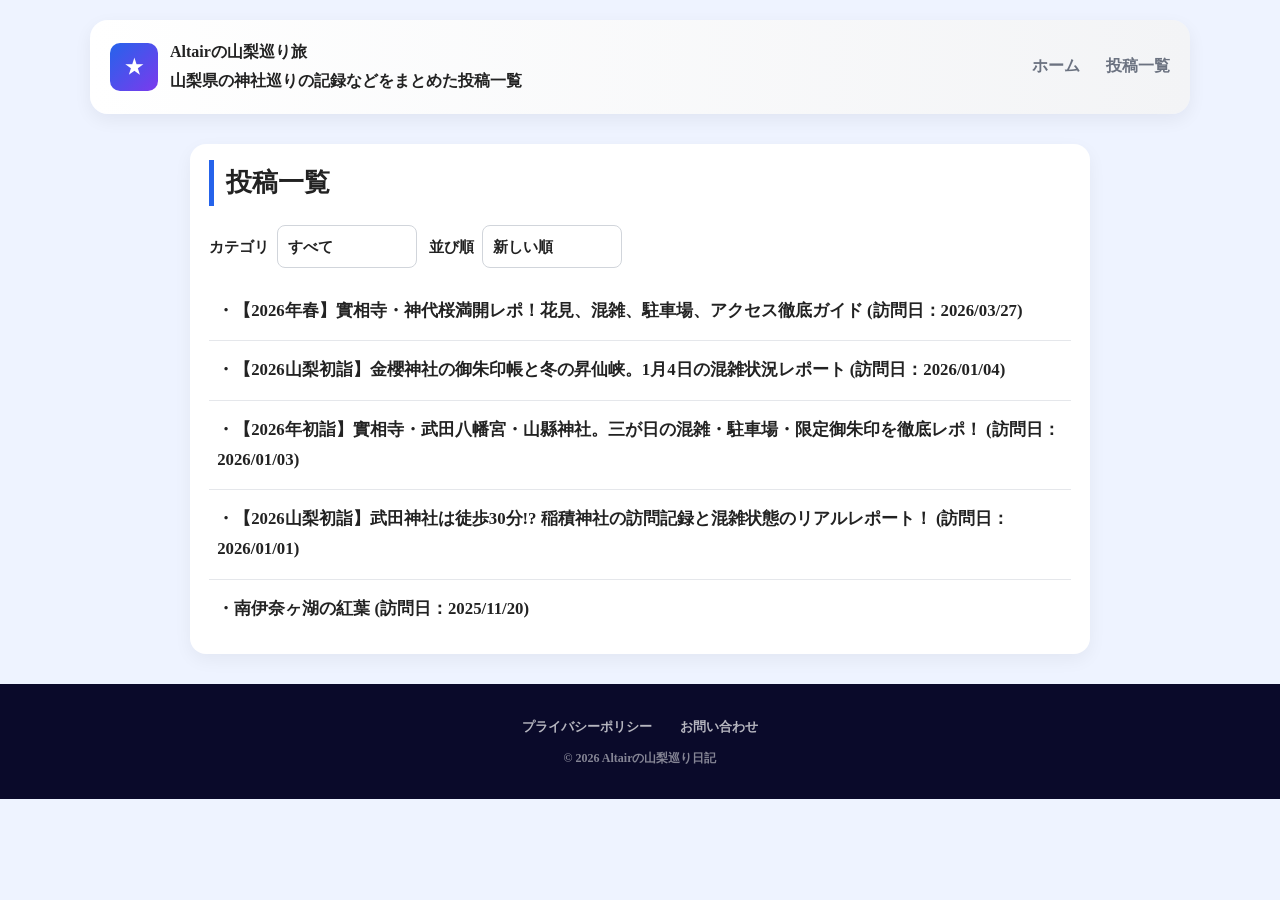
<file: html/list.html>
<!doctype html>
<html lang="ja">

<head>
      <!-- Google tag (gtag.js) -->
<script async src="https://www.googletagmanager.com/gtag/js?id=G-EXJ5P14GCZ"></script>
<script>
  window.dataLayer = window.dataLayer || [];
  function gtag(){dataLayer.push(arguments);}
  gtag('js', new Date());

  gtag('config', 'G-EXJ5P14GCZ');
</script>
    <script async src="https://pagead2.googlesyndication.com/pagead/js/adsbygoogle.js?client=ca-pub-1910074303691850"
     crossorigin="anonymous"></script>
    <meta charset="utf-8">
    <meta name="viewport" content="width=device-width,initial-scale=1">
    <meta name="robots" content="index, follow">
    <link rel="stylesheet" href="../css/destyle.css">
    <link rel="stylesheet" href="../css/list_style.css">
    <title>投稿一覧 - Altairの山梨巡り旅</title>
</head>

<body>
<header class="site-header">
    <div class="brand">
        <div class="logo">★</div>
        <div>
            <div class="site-title">Altairの山梨巡り旅</div>
            <div class="site-sub">山梨県の神社巡りの記録などをまとめた投稿一覧</div>
        </div>
    </div>
    <nav class="main-nav">
        <a href="../index.html">ホーム</a>
        <a href="list.html" class="active">投稿一覧</a>
    </nav>
</header>

<main class="post-list">
    <h1>投稿一覧</h1>
    <div class="list-controls">
        <label>
            カテゴリ
            <select id="categoryFilter">
                <option value="all">すべて</option>
            </select>
        </label>
        <label>
            並び順
            <select id="sortOrder">
                <option value="new">新しい順</option>
                <option value="old">古い順</option>
            </select>
        </label>
    </div>

    <ul class="archive-list" id="archiveList">
        <li data-visit-date="2026-03-27" data-categories="寺社,桜,花見,山梨" data-title="【2026年春】實相寺・神代桜満開レポ！花見、混雑、駐車場、アクセス徹底ガイド" data-path="../html/jissouji_2026_spring.html">
            <a href="../html/jissouji_2026_spring.html">
                ・【2026年春】實相寺・神代桜満開レポ！花見、混雑、駐車場、アクセス徹底ガイド(訪問日：2026/03/27)
            </a>
        </li>
        <li data-visit-date="2026-01-03" data-categories="神社,仏閣,初詣,山梨" data-title="【2026年初詣】實相寺・武田八幡宮・山縣神社。三が日の混雑・駐車場・限定御朱印を徹底レポ！" data-path="../html/jissouji_takedahachimanguu_yamagata.html">
            <a href="../html/jissouji_takedahachimanguu_yamagata.html">
                ・【2026年初詣】實相寺・武田八幡宮・山縣神社。三が日の混雑・駐車場・限定御朱印を徹底レポ！(訪問日：2026/01/03)
            </a>
        </li>
        <li data-visit-date="2026-01-04" data-categories="神社,昇仙峡,山梨グルメ,初詣,御朱印" data-title="【2026山梨初詣】金櫻神社の御朱印帳と冬の昇仙峡。1月4日の混雑状況レポート" data-path="../html/kanazakura_shosenkyo.html">
            <a href="../html/kanazakura_shosenkyo.html">
                ・【2026山梨初詣】金櫻神社の御朱印帳と冬の昇仙峡。1月4日の混雑状況レポート(訪問日：2026/01/04)
            </a>
        </li>
        <li data-visit-date="2026-01-01" data-categories="神社,初詣,元旦,御朱印" data-title="【2026山梨初詣】武田神社は徒歩30分!? 稲積神社の訪問記録と混雑状態のリアルレポート！" data-path="../html/takeda_inazumi_gantan.html">
            <a href="../html/takeda_inazumi_gantan.html">
                ・【2026山梨初詣】武田神社は徒歩30分!? 稲積神社の訪問記録と混雑状態のリアルレポート！(訪問日：2026/01/01)
            </a>
        </li>
        <li data-visit-date="2025-11-20" data-categories="神社,観光,お寺,紅葉" data-title="南伊奈ヶ湖の紅葉" data-path="../html/inagako_homi_kuonji.html">
            <a href="../html/inagako_homi_kuonji.html">
                ・南伊奈ヶ湖→高尾穂見神社→身延山久遠寺へ紅葉を見に行ってきました(訪問日：2025/11/20)
            </a>
        </li>
    </ul>
</main>

    <footer class="site-footer">
        <div class="star-field">
            <span></span><span></span><span></span><span></span><span></span>
            <span></span><span></span><span></span><span></span><span></span>
        </div>
        <div class="footer-content">
            <div class="footer-links">
                <a href="privacy-policy.html">プライバシーポリシー</a>
                <a href="contact.html">お問い合わせ</a>
            </div>
            <p>&copy; 2026 Altairの山梨巡り日記</p>
        </div>
    </footer>

<script src="../js/list.js" defer></script>
</body>
</html>
</file>
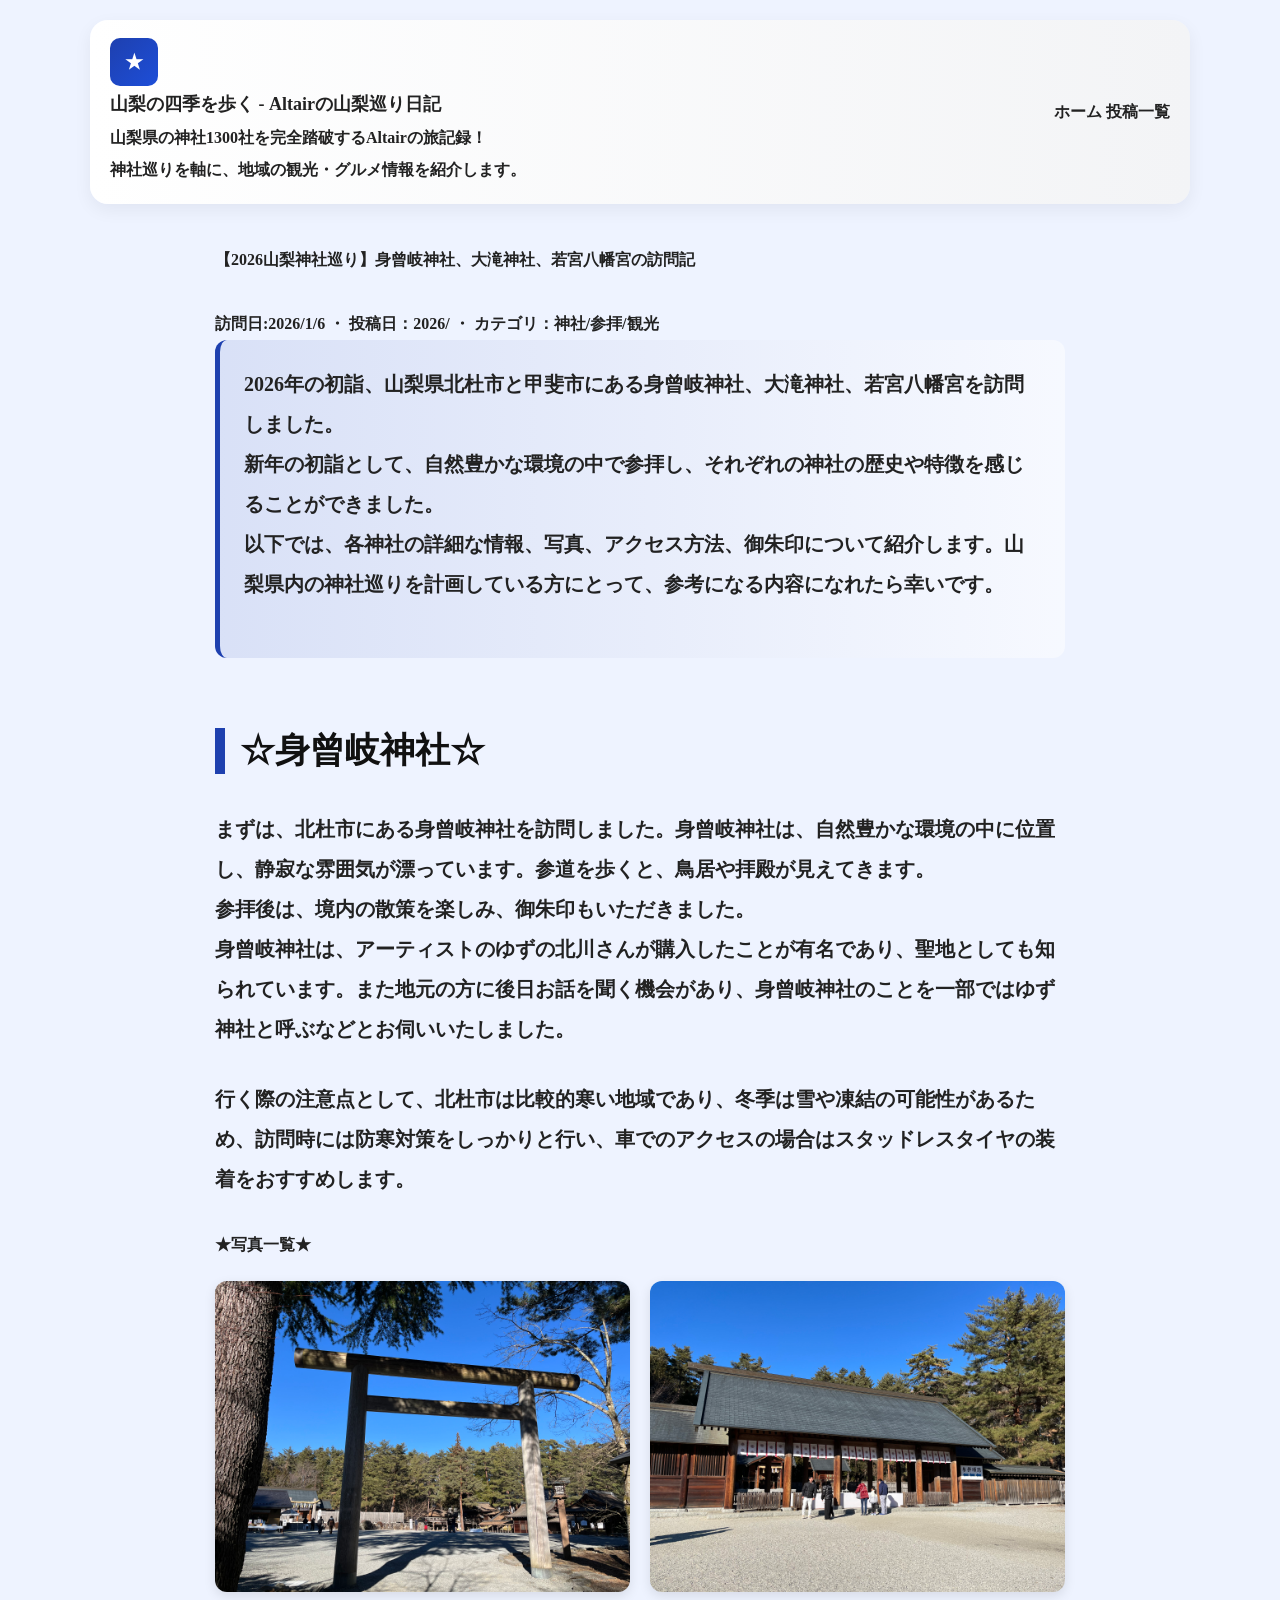
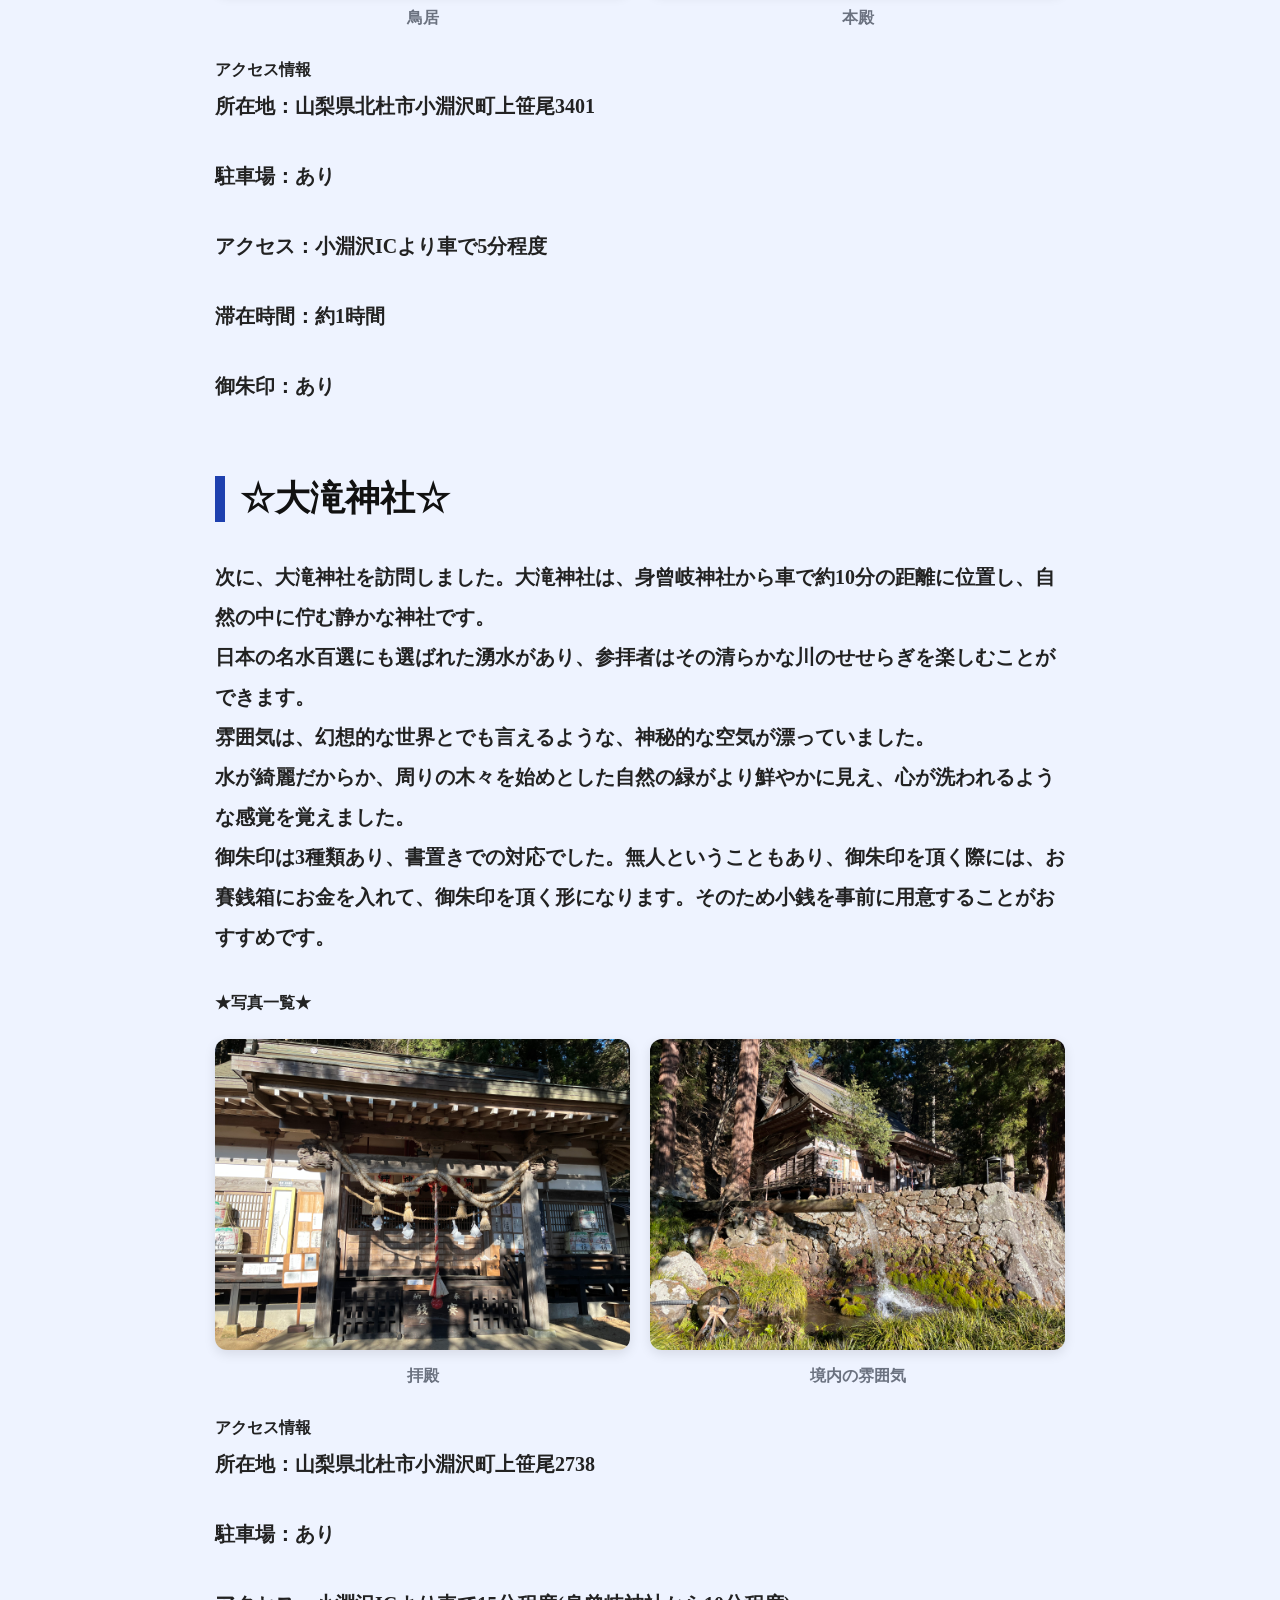
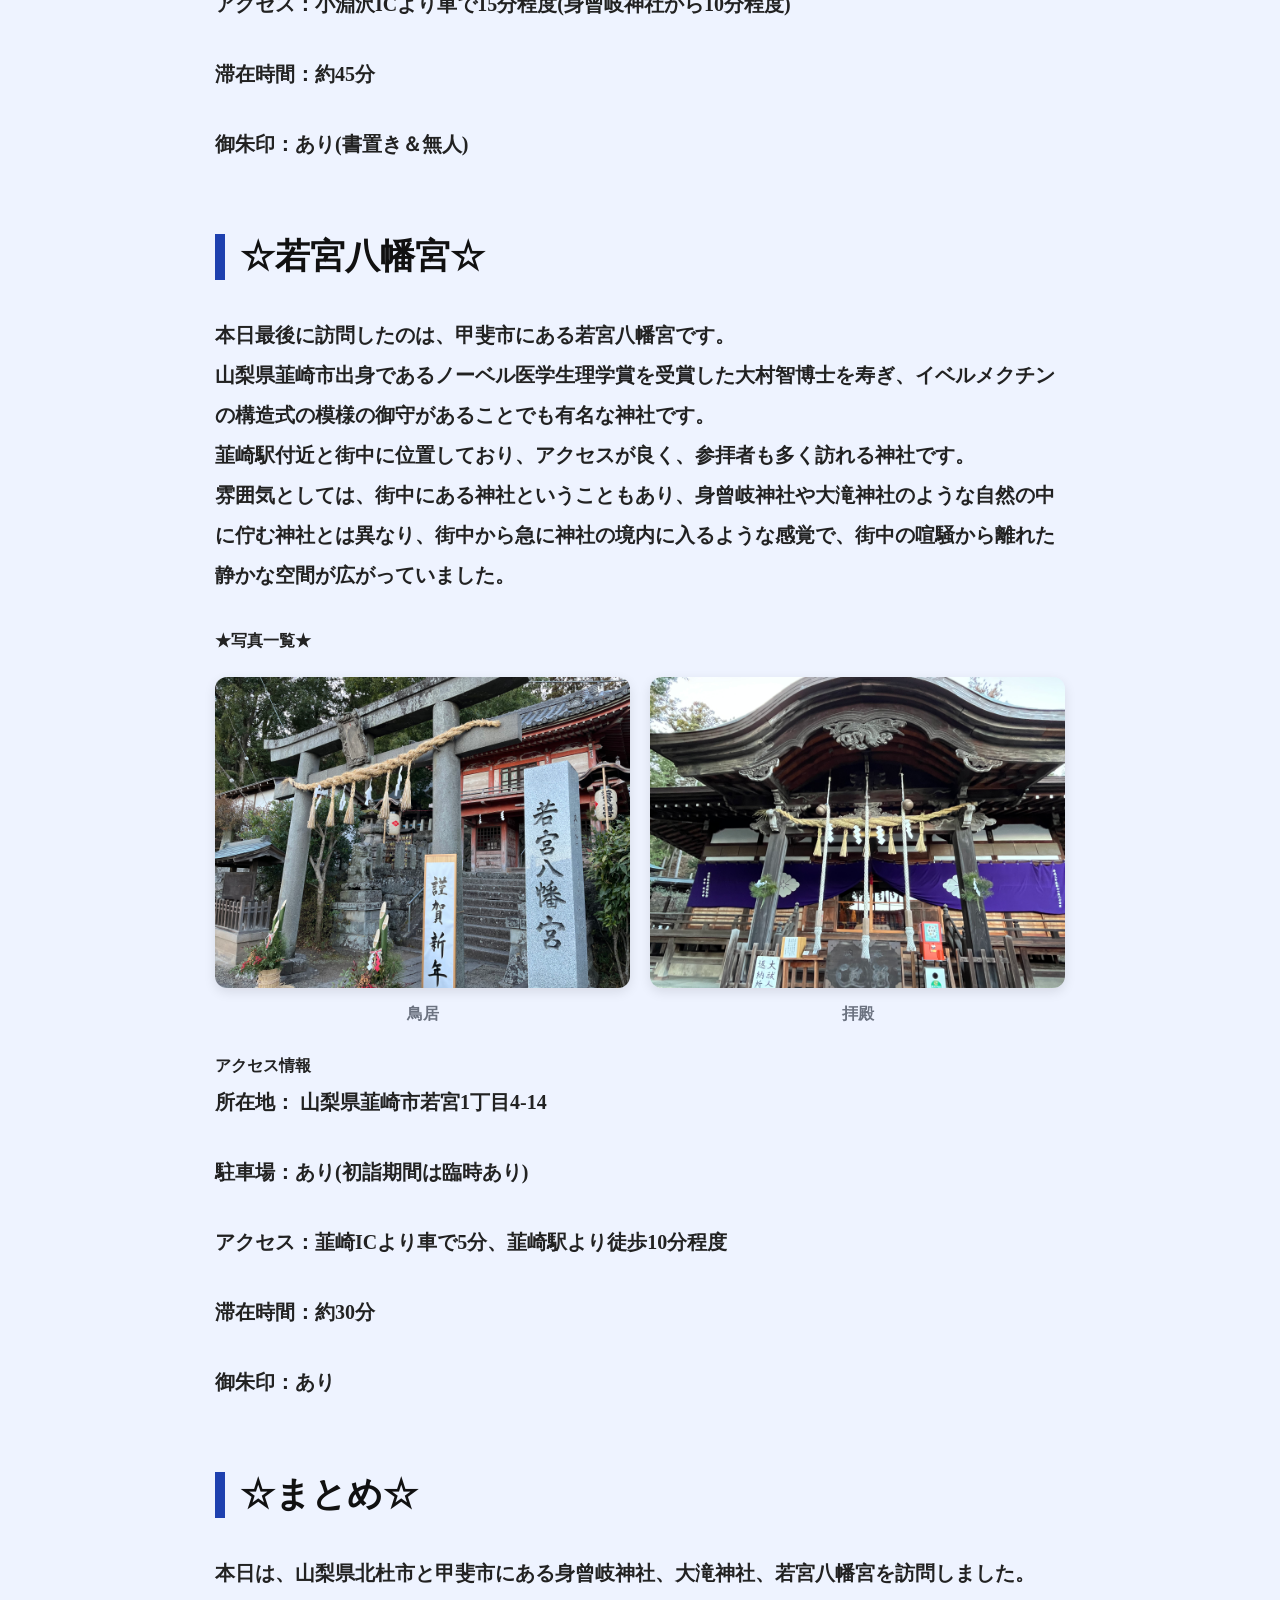
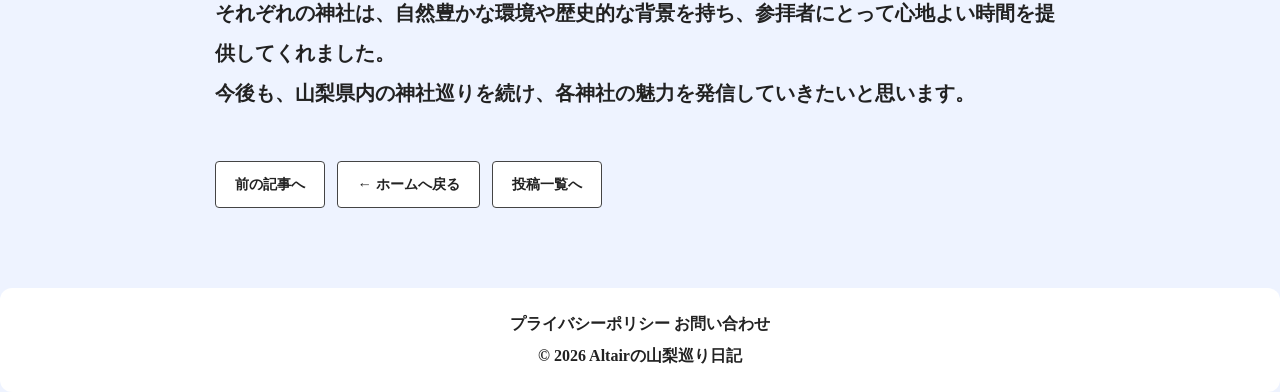
<file: html/misogi_otaki_wakamiyahachiman.html>
<!doctype html>
<html lang="ja">

<head>
<!-- Google tag (gtag.js) -->
    <script async src="https://www.googletagmanager.com/gtag/js?id=G-EXJ5P14GCZ"></script>
    <script>
        window.dataLayer = window.dataLayer || [];
        function gtag() { dataLayer.push(arguments); }
        gtag('js', new Date());

        gtag('config', 'G-EXJ5P14GCZ');
    </script>
    <script async src="https://pagead2.googlesyndication.com/pagead/js/adsbygoogle.js?client=ca-pub-1910074303691850"
     crossorigin="anonymous"></script>
    <meta charset="utf-8">
    <meta name="viewport" content="width=device-width,initial-scale=1">
    <meta name="robots" content="index, follow">
    <link rel="canonical" href="https://www.altair-yamanashi-kankou.com/html/misogi_otaki_wakamiyahachiman.html">

    <meta name="description" content="山梨県の身曾岐神社、大滝神社、若宮八幡宮を巡る春の神社参拝記。3社の特徴、アクセス情報、御朱印について詳しく紹介。山梨県内の神社巡りに役立つ情報満載です。">
    <meta name="keywords" content="身曾岐神社,大滝神社,若宮八幡宮,山梨,神社巡り,参拝,甲府">
    <meta name="author" content="Altair">
    <meta property="og:site_name" content="山梨の四季を歩く - Altairの山梨巡り日記">
    <meta property="og:title" content="【2026山梨神社巡り】身曾岐神社、大滝神社、若宮八幡宮の訪問記">
    <meta property="og:description" content="【2026山梨神社巡り】身曾岐神社、大滝神社、若宮八幡宮の訪問記。春の自然豊かな神社3社巡りの参拝記録。">
    <meta property="og:type" content="article">
    <meta property="og:url" content="https://www.altair-yamanashi-kankou.com/html/misogi_otaki_wakamiyahachiman.html">
    <meta property="article:published_time" content="2026-03-27T00:00:00+09:00">
    <meta property="article:modified_time" content="2026-03-27T00:00:00+09:00">
    <title>【2026山梨神社巡り】身曾岐神社、大滝神社、若宮八幡宮の訪問記</title>

    <link rel="stylesheet" href="../css/destyle.css">
    <link rel="stylesheet" href="../css/misogi_otaki_wakamiyahachiman.css">
</head>

<body>
    <header class="site-header">
        <div class="brand">
            <div class="logo">★</div>
            <div>
                <div class="site-title">
                    <a href="../index.html">山梨の四季を歩く - Altairの山梨巡り日記</a>
                </div>
                <div class="site-sub">山梨県の神社1300社を完全踏破するAltairの旅記録！<br>
                    神社巡りを軸に、地域の観光・グルメ情報を紹介します。</div>
            </div>
        </div>
        <nav class="main-nav">
            <a href="../index.html">ホーム</a>
            <a href="list.html">投稿一覧</a>
        </nav>
    </header>

    <main>
        <article>
            <div class="post-header">
                <h1>【2026山梨神社巡り】身曾岐神社、大滝神社、若宮八幡宮の訪問記</h1>
                <br>
                <div class="meta">訪問日:2026/1/6 ・ 投稿日：2026/ ・ カテゴリ：神社/参拝/観光</div>
            </div>

            <div class="lead">
                <p>
                    2026年の初詣、山梨県北杜市と甲斐市にある身曾岐神社、大滝神社、若宮八幡宮を訪問しました。<br>
                    新年の初詣として、自然豊かな環境の中で参拝し、それぞれの神社の歴史や特徴を感じることができました。<br>
                    以下では、各神社の詳細な情報、写真、アクセス方法、御朱印について紹介します。山梨県内の神社巡りを計画している方にとって、参考になる内容になれたら幸いです。
                </p>
            </div>

            <section>
                <h2> <strong>☆身曾岐神社☆</strong></h2>
                <p>
                   まずは、北杜市にある身曾岐神社を訪問しました。身曾岐神社は、自然豊かな環境の中に位置し、静寂な雰囲気が漂っています。参道を歩くと、鳥居や拝殿が見えてきます。<br>
                     参拝後は、境内の散策を楽しみ、御朱印もいただきました。<br>
                     身曾岐神社は、アーティストのゆずの北川さんが購入したことが有名であり、聖地としても知られています。また地元の方に後日お話を聞く機会があり、身曾岐神社のことを一部ではゆず神社と呼ぶなどとお伺いいたしました。<br>  

                </p>
                <p>
                    行く際の注意点として、北杜市は比較的寒い地域であり、冬季は雪や凍結の可能性があるため、訪問時には防寒対策をしっかりと行い、車でのアクセスの場合はスタッドレスタイヤの装着をおすすめします。
                </p>
                <h3>★写真一覧★</h3>
                <div class="photo-gallery">
                    <div>
                        <img src="../pic/misogi_otaki_wakamiyahachiman/misogi_torii.jpg" alt="身曾岐神社の鳥居" loading="lazy">
                        <figure>鳥居</figure>
                    </div>
                    <div>
                        <img src="../pic/misogi_otaki_wakamiyahachiman/misogi_haiden.jpg" alt="身曾岐神社の本殿" loading="lazy">
                        <figure>本殿</figure>
                    </div>
                </div>

                <h3>アクセス情報</h3>
                <ul>
                    <li>所在地：山梨県北杜市小淵沢町上笹尾3401</li>
                    <li>駐車場：あり</li>
                    <li>アクセス：小淵沢ICより車で5分程度</li>
                    <li>滞在時間：約1時間</li>
                    <li>御朱印：あり</li>
                </ul>
            </section>

            <section>
                <h2> <strong>☆大滝神社☆</strong></h2>
                <p>
                    次に、大滝神社を訪問しました。大滝神社は、身曾岐神社から車で約10分の距離に位置し、自然の中に佇む静かな神社です。<br>
                    日本の名水百選にも選ばれた湧水があり、参拝者はその清らかな川のせせらぎを楽しむことができます。<br>
                    雰囲気は、幻想的な世界とでも言えるような、神秘的な空気が漂っていました。<br>
                    水が綺麗だからか、周りの木々を始めとした自然の緑がより鮮やかに見え、心が洗われるような感覚を覚えました。<br>
                    御朱印は3種類あり、書置きでの対応でした。無人ということもあり、御朱印を頂く際には、お賽銭箱にお金を入れて、御朱印を頂く形になります。そのため小銭を事前に用意することがおすすめです。<br>
                </p>
                <p>
                    <!-- 後で考える -->
                </p>
                <h3>★写真一覧★</h3>
                <div class="photo-gallery">
                    <div>
                        <img src="../pic/misogi_otaki_wakamiyahachiman/otaki_haiden.jpg" alt="大滝神社の拝殿" loading="lazy">
                        <figure>拝殿</figure>
                    </div>
                    <div>
                        <img src="../pic/misogi_otaki_wakamiyahachiman/otaki_keidai.jpg" alt="大滝神社の雰囲気" loading="lazy">
                        <figure>境内の雰囲気</figure>
                    </div>
                </div>

                <h3>アクセス情報</h3>
                <ul>
                    <li>所在地：山梨県北杜市小淵沢町上笹尾2738</li>
                    <li>駐車場：あり</li>
                    <li>アクセス：小淵沢ICより車で15分程度(身曾岐神社から10分程度)</li>
                    <li>滞在時間：約45分</li>
                    <li>御朱印：あり(書置き＆無人)</li>
                </ul>
            </section>

            <section>
                <h2> <strong>☆若宮八幡宮☆</strong></h2>
                <p>
                    本日最後に訪問したのは、甲斐市にある若宮八幡宮です。<br>
                    山梨県韮崎市出身であるノーベル医学生理学賞を受賞した大村智博士を寿ぎ、イベルメクチンの構造式の模様の御守があることでも有名な神社です。<br>
                    韮崎駅付近と街中に位置しており、アクセスが良く、参拝者も多く訪れる神社です。<br>
                    雰囲気としては、街中にある神社ということもあり、身曾岐神社や大滝神社のような自然の中に佇む神社とは異なり、街中から急に神社の境内に入るような感覚で、街中の喧騒から離れた静かな空間が広がっていました。<br>
                
                </p>
                <p>
                    <!-- 後で考える -->
                </p>
                <h3>★写真一覧★</h3>
                <div class="photo-gallery">
                    <div>
                        <img src="../pic/misogi_otaki_wakamiyahachiman/wakamiya_torii.jpg" alt="若宮八幡宮の鳥居" loading="lazy">
                        <figure>鳥居</figure>
                    </div>
                    <div>
                        <img src="../pic/misogi_otaki_wakamiyahachiman/wakamiya_haiden.jpg" alt="若宮八幡宮の拝殿" loading="lazy">
                        <figure>拝殿</figure>
                    </div>
                </div>

                <h3>アクセス情報</h3>
                <ul>
                    <li>所在地： 山梨県韮崎市若宮1丁目4-14</li>
                    <li>駐車場：あり(初詣期間は臨時あり)</li>
                    <li>アクセス：韮崎ICより車で5分、韮崎駅より徒歩10分程度</li>
                    <li>滞在時間：約30分</li>
                    <li>御朱印：あり</li>
                </ul>
            </section>

            <section>
                <h2> <strong>☆まとめ☆</strong></h2>
                <p>
                    本日は、山梨県北杜市と甲斐市にある身曾岐神社、大滝神社、若宮八幡宮を訪問しました。<br>
                    それぞれの神社は、自然豊かな環境や歴史的な背景を持ち、参拝者にとって心地よい時間を提供してくれました。<br>
                    今後も、山梨県内の神社巡りを続け、各神社の魅力を発信していきたいと思います。<br>

                </p>
            </section>

            <div class="back-nav">
                <div class="back-nav-left">
                    <a href="jissouji_2026_spring.html" class="back">前の記事へ</a>
                    <a href="../index.html" class="back">← ホームへ戻る</a>
                    <a href="list.html" class="back">投稿一覧へ</a>
                </div>
            </div>
        </article>
    </main>

    <footer class="site-footer">
        <div class="star-field">
            <span></span><span></span><span></span><span></span><span></span>
            <span></span><span></span><span></span><span></span><span></span>
        </div>
        <div class="footer-content">
            <div class="footer-links">
                <a href="privacy-policy.html">プライバシーポリシー</a>
                <a href="contact.html">お問い合わせ</a>
            </div>
            <p>&copy; 2026 Altairの山梨巡り日記</p>
        </div>
    </footer>
</body>

</html>
</file>
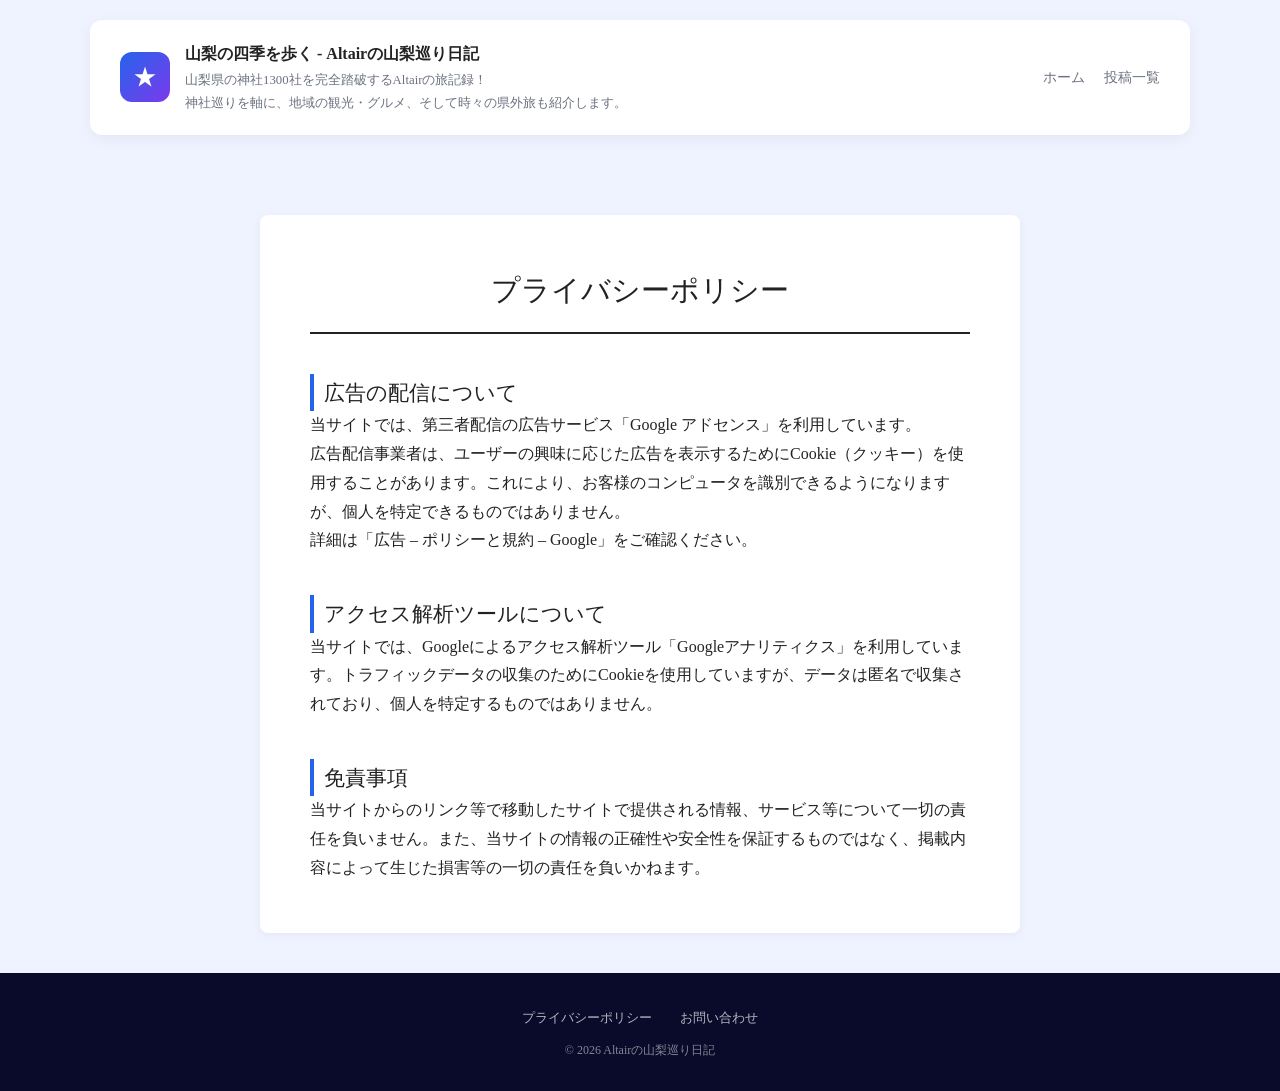
<file: html/privacy-policy.html>
<!doctype html>
<html lang="ja">
<head>
    <meta charset="utf-8">
    <meta name="viewport" content="width=device-width,initial-scale=1">
    <title>プライバシーポリシー | Altairの山梨巡り日記</title>
    <link rel="stylesheet" href="../css/destyle.css">
    <link rel="stylesheet" href="../css/privacy-policy.css">
</head>
<body>
    <header class="site-header">
        <div class="brand">
            <div class="logo">★</div>
            <div>
                <div class="site-title">
                    <a href="../index.html">山梨の四季を歩く - Altairの山梨巡り日記</a>
                </div>
                <div class="site-sub">山梨県の神社1300社を完全踏破するAltairの旅記録！<br>
                    神社巡りを軸に、地域の観光・グルメ、そして時々の県外旅も紹介します。</div>
            </div>
        </div>
        <nav class="main-nav">
            <a href="../index.html">ホーム</a>
            <a href="list.html">投稿一覧</a>
        </nav>
    </header>

    <main>
        <article>
            <h1>プライバシーポリシー</h1>
            
            <section>
                <h2>広告の配信について</h2>
                <p>当サイトでは、第三者配信の広告サービス「Google アドセンス」を利用しています。</p>
                <p>広告配信事業者は、ユーザーの興味に応じた広告を表示するためにCookie（クッキー）を使用することがあります。これにより、お客様のコンピュータを識別できるようになりますが、個人を特定できるものではありません。</p>
                <p>詳細は「<a href="https://policies.google.com/technologies/ads?hl=ja" target="_blank">広告 – ポリシーと規約 – Google</a>」をご確認ください。</p>
            </section>

            <section>
                <h2>アクセス解析ツールについて</h2>
                <p>当サイトでは、Googleによるアクセス解析ツール「Googleアナリティクス」を利用しています。トラフィックデータの収集のためにCookieを使用していますが、データは匿名で収集されており、個人を特定するものではありません。</p>
            </section>

            <section>
                <h2>免責事項</h2>
                <p>当サイトからのリンク等で移動したサイトで提供される情報、サービス等について一切の責任を負いません。また、当サイトの情報の正確性や安全性を保証するものではなく、掲載内容によって生じた損害等の一切の責任を負いかねます。</p>
            </section>
        </article>
    </main>

<footer class="site-footer">
    <div class="star-field">
        <span></span><span></span><span></span><span></span><span></span>
        <span></span><span></span><span></span><span></span><span></span>
    </div>
    <div class="footer-content">
        <div class="footer-links">
            <a href="privacy-policy.html">プライバシーポリシー</a>
            <a href="contact.html">お問い合わせ</a>
        </div>
        <p>&copy; 2026 Altairの山梨巡り日記</p>
    </div>
</footer>
</body>
</html>
</file>
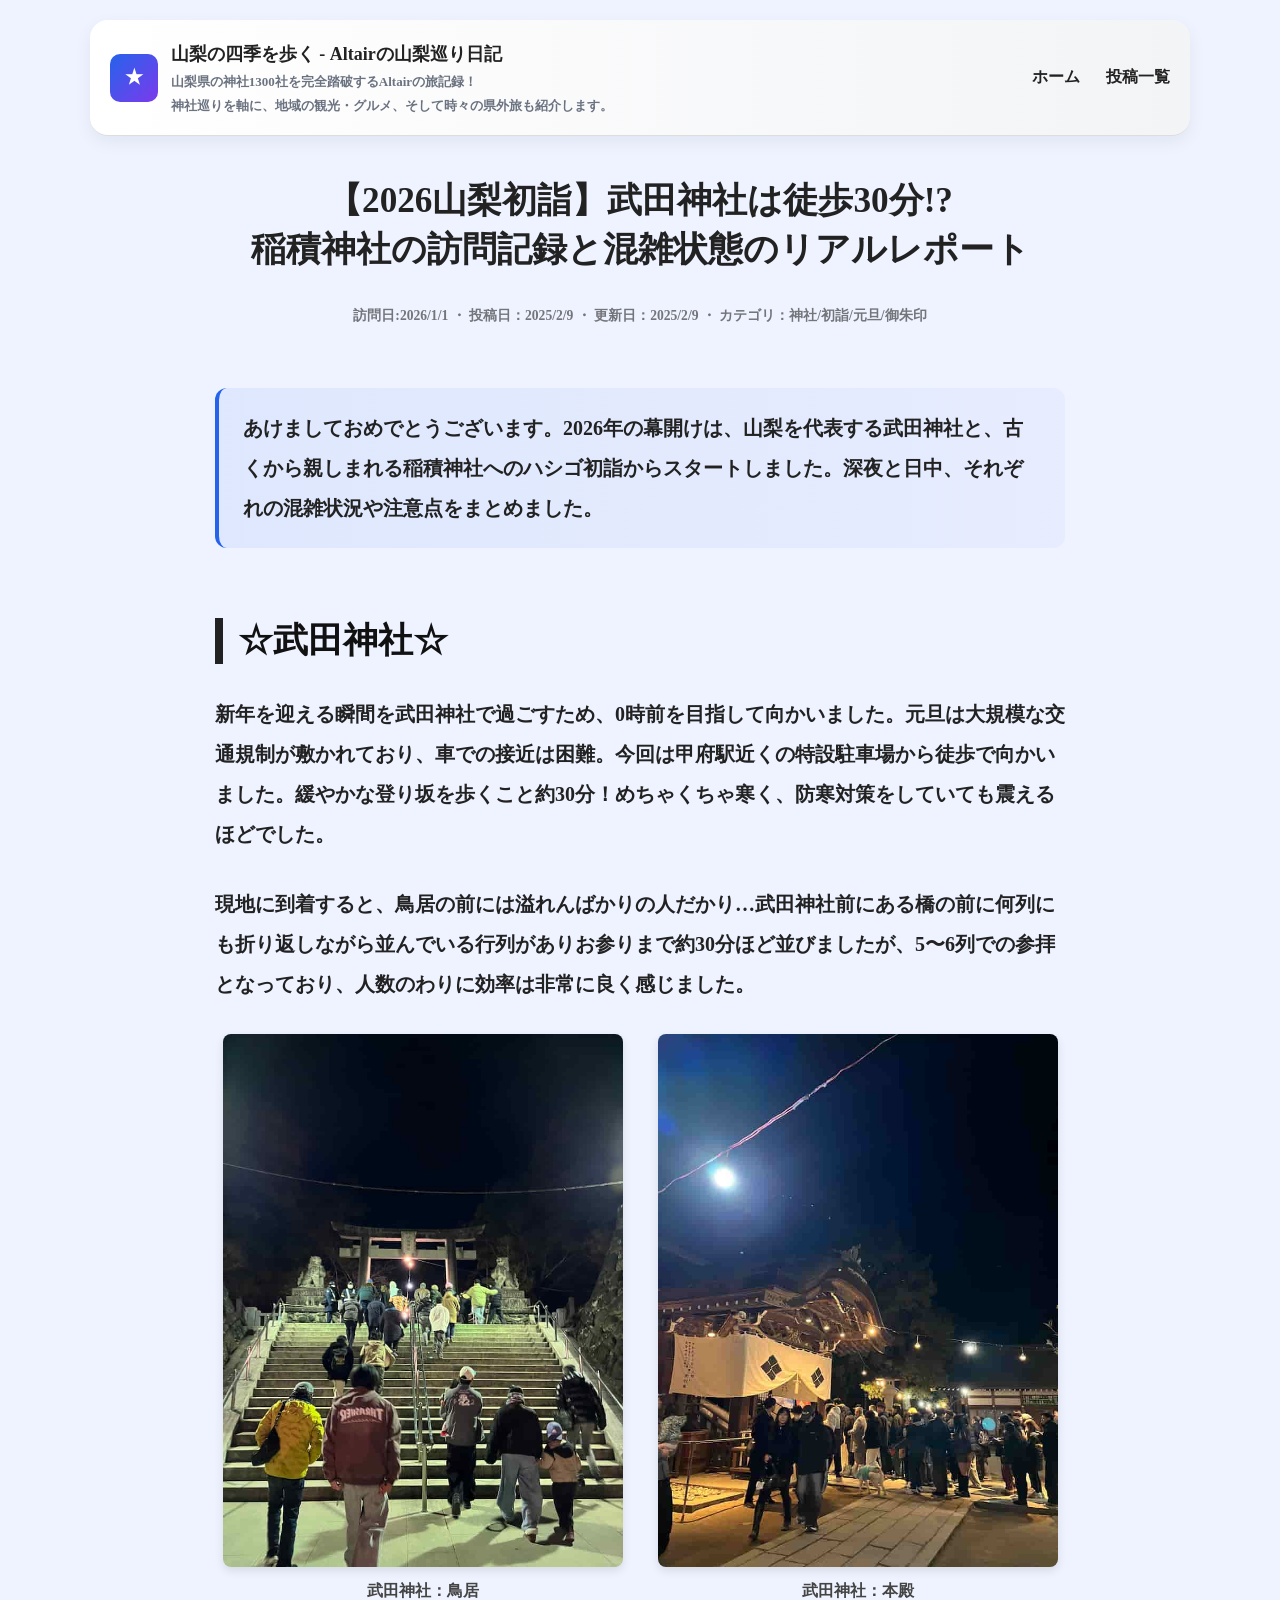
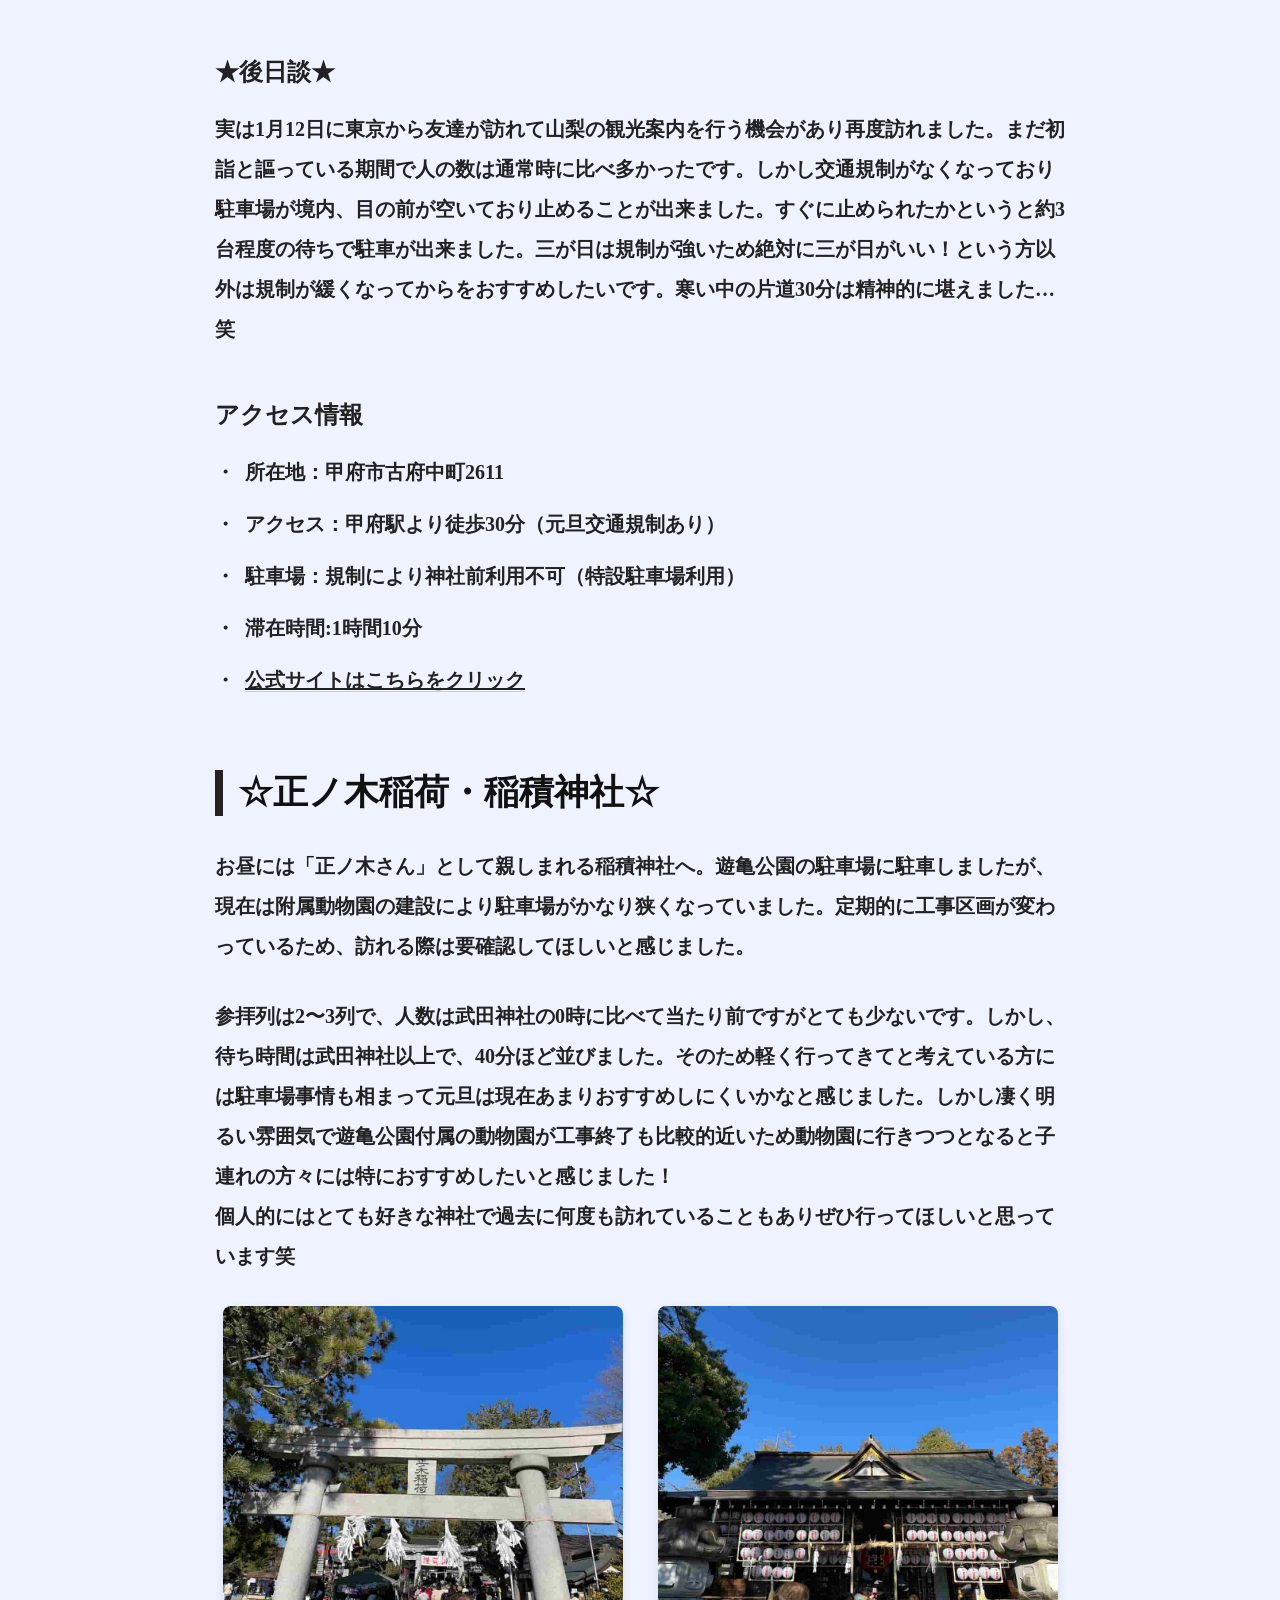
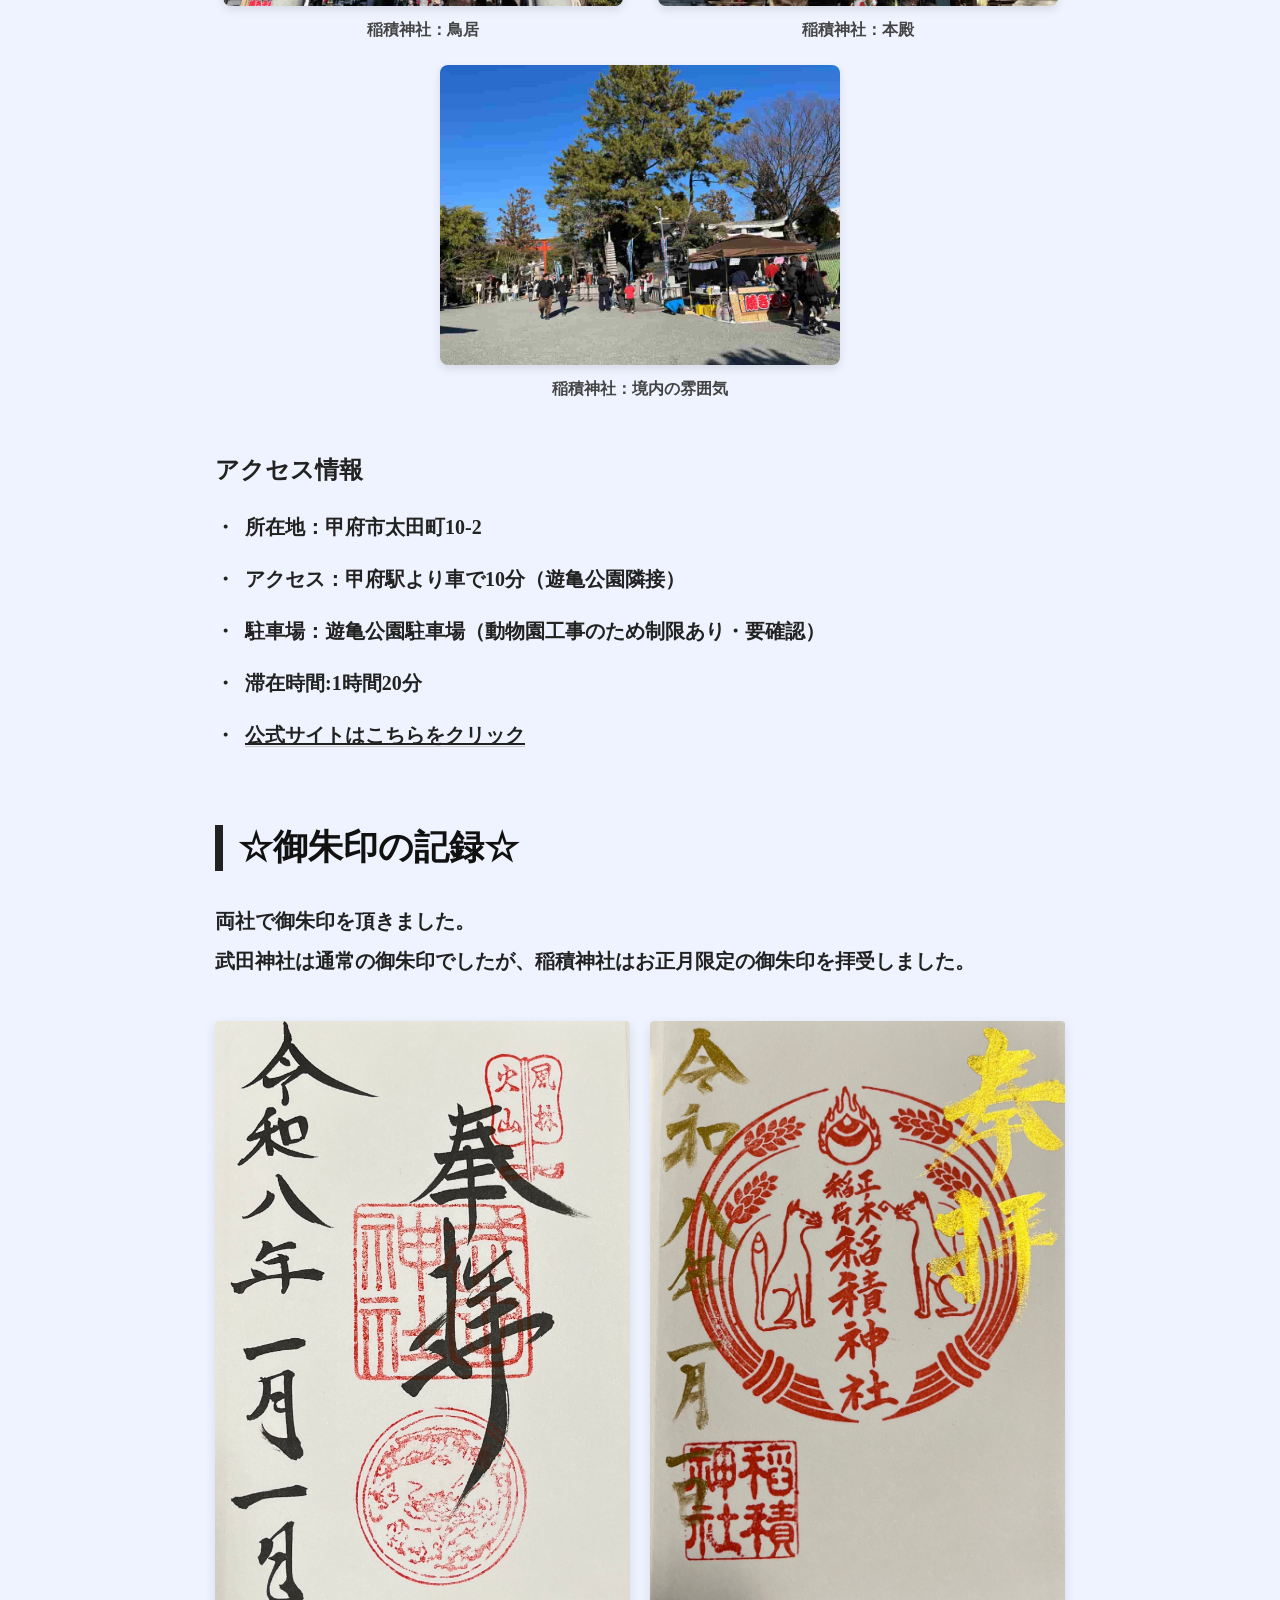
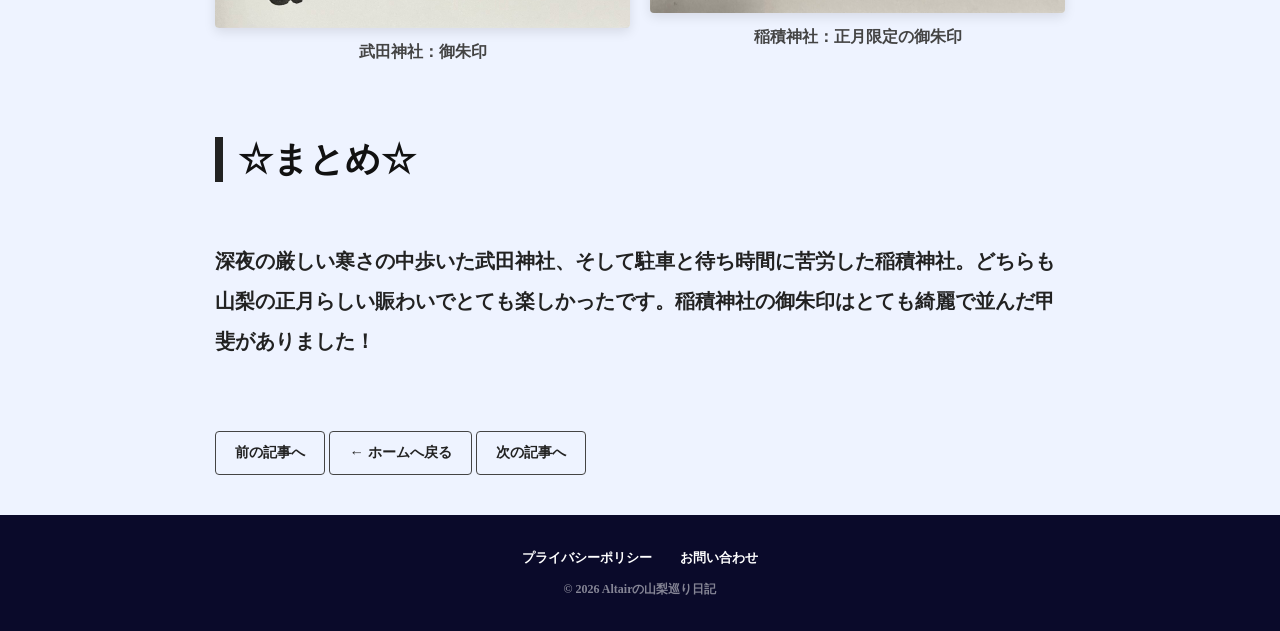
<file: html/takeda_inazumi_gantan.html>
<!doctype html>
<html lang="ja">

<head>
    <!-- Google tag (gtag.js) -->
    <script async src="https://www.googletagmanager.com/gtag/js?id=G-EXJ5P14GCZ"></script>
    <script>
        window.dataLayer = window.dataLayer || [];
        function gtag() { dataLayer.push(arguments); }
        gtag('js', new Date());

        gtag('config', 'G-EXJ5P14GCZ');
    </script>
    <meta charset="utf-8">
    <meta name="viewport" content="width=device-width,initial-scale=1">
    <meta name="robots" content="index, follow">
    <link rel="canonical" href="https://www.altair-yamanashi-kankou.com/html/takeda_inazumi_gantan.html">

    <script async src="https://pagead2.googlesyndication.com/pagead/js/adsbygoogle.js?client=ca-pub-1910074303691850"
        crossorigin="anonymous"></script>

    <meta property="og:site_name" content="山梨の四季を歩く - Altairの山梨巡り日記">
    <meta property="og:title" content="【2026山梨初詣】武田神社は徒歩30分!? 稲積神社の訪問記録と混雑状態のリアルレポート">
    <meta property="og:description" content="2026年元旦。深夜の武田神社と昼間の稲積神社へ。交通規制や駐車場状況、限定御朱印など現地の様子をレポート">
    <meta property="og:type" content="article">
    <meta property="og:url" content="https://www.altair-yamanashi-kankou.com/html/takeda_inazumi_gantan.html">
    <meta name="description" content="2026年元旦に武田神社と稲積神社を巡った初詣記録。混雑状況、交通規制、駐車場、御朱印情報を観光目線で紹介。">
    <meta name="keywords" content="武田神社,稲積神社,山梨,初詣,観光,神社">
    <title>【2026山梨初詣】武田神社は徒歩30分!? 稲積神社の訪問記録と混雑状態のリアルレポート</title>

    <script type="application/ld+json">
  {
    "@context": "https://schema.org",
    "@type": "BlogPosting",
    "headline": "元旦0時の武田神社と正ノ木稲荷・稲積神社へ初詣",
    "datePublished": "2026-01-02",
    "author": {"@type": "Person", "name": "Altair"}
  }
  </script>

    <link rel="stylesheet" href="../css/destyle.css">
    <link rel="stylesheet" href="../css/takeda_inazumi_gantan.css">
</head>

<body>
    <header class="site-header">
        <div class="brand">
            <div class="logo">★</div>
            <div>
                <div class="site-title">
                    <a href="../index.html">山梨の四季を歩く - Altairの山梨巡り日記</a>
                </div>
                <div class="site-sub">山梨県の神社1300社を完全踏破するAltairの旅記録！<br>
                    神社巡りを軸に、地域の観光・グルメ、そして時々の県外旅も紹介します。</div>
            </div>
        </div>
        <nav class="main-nav">
            <a href="../index.html">ホーム</a>
            <a href="list.html">投稿一覧</a>
        </nav>
    </header>

    <main>
        <article>
            <div class="post-header">
                <h1>【2026山梨初詣】武田神社は徒歩30分!? <br>稲積神社の訪問記録と混雑状態のリアルレポート</h1>
                <br>

                <div class="meta">訪問日:2026/1/1 ・ 投稿日：2025/2/9 ・ 更新日：2025/2/9 ・ カテゴリ：神社/初詣/元旦/御朱印</div>
            </div>

            <div class="lead">
                あけましておめでとうございます。2026年の幕開けは、山梨を代表する武田神社と、古くから親しまれる稲積神社へのハシゴ初詣からスタートしました。深夜と日中、それぞれの混雑状況や注意点をまとめました。
            </div>

            <section>
                <h2> <strong>☆武田神社☆</strong></h2>
                <p>
                    新年を迎える瞬間を武田神社で過ごすため、0時前を目指して向かいました。元旦は大規模な交通規制が敷かれており、車での接近は困難。今回は甲府駅近くの特設駐車場から徒歩で向かいました。緩やかな登り坂を歩くこと約30分！めちゃくちゃ寒く、防寒対策をしていても震えるほどでした。
                </p>
                <p>
                    現地に到着すると、鳥居の前には溢れんばかりの人だかり…武田神社前にある橋の前に何列にも折り返しながら並んでいる行列がありお参りまで約30分ほど並びましたが、5〜6列での参拝となっており、人数のわりに効率は非常に良く感じました。
                </p>

                <div class="photo-gallery">
                    <div>
                        <img src="../pic/takeda/takeda_torii.jpg" alt="武田神社の鳥居">
                        <figure class="takeda">武田神社：鳥居</figure>
                    </div>
                    <div>
                        <img src="../pic/takeda/takeda_honden.jpg" alt="武田神社の本殿">
                        <figure class="takeda">武田神社：本殿</figure>
                    </div>
                </div>

                <h3>★後日談★</h3>
                <p>実は1月12日に東京から友達が訪れて山梨の観光案内を行う機会があり再度訪れました。まだ初詣と謳っている期間で人の数は通常時に比べ多かったです。しかし交通規制がなくなっており駐車場が境内、目の前が空いており止めることが出来ました。すぐに止められたかというと約3台程度の待ちで駐車が出来ました。三が日は規制が強いため絶対に三が日がいい！という方以外は規制が緩くなってからをおすすめしたいです。寒い中の片道30分は精神的に堪えました…笑
                </p>

                <h3>アクセス情報</h3>
                <ul>
                    <li>所在地：甲府市古府中町2611</li>
                    <li>アクセス：甲府駅より徒歩30分（元旦交通規制あり）</li>
                    <li>駐車場：規制により神社前利用不可（特設駐車場利用）</li>
                    <li>滞在時間:1時間10分</li>
                    <li><a href="http://www.takedajinja.or.jp/" target="_blank">公式サイトはこちらをクリック</a></li>
                </ul>
            </section>

            <section>
                <h2> <strong>☆正ノ木稲荷・稲積神社☆</strong></h2>
                <p>
                    お昼には「正ノ木さん」として親しまれる稲積神社へ。遊亀公園の駐車場に駐車しましたが、現在は附属動物園の建設により駐車場がかなり狭くなっていました。定期的に工事区画が変わっているため、訪れる際は要確認してほしいと感じました。
                </p>
                <p>
                    参拝列は2〜3列で、人数は武田神社の0時に比べて当たり前ですがとても少ないです。しかし、待ち時間は武田神社以上で、40分ほど並びました。そのため軽く行ってきてと考えている方には駐車場事情も相まって元旦は現在あまりおすすめしにくいかなと感じました。しかし凄く明るい雰囲気で遊亀公園付属の動物園が工事終了も比較的近いため動物園に行きつつとなると子連れの方々には特におすすめしたいと感じました！<br>個人的にはとても好きな神社で過去に何度も訪れていることもありぜひ行ってほしいと思っています笑
                </p>

                <div class="photo-gallery">
                    <div>
                        <img src="../pic/inazumi/inazumi_torii.jpg" alt="稲積神社の鳥居">
                        <figure class="inazumi">稲積神社：鳥居</figure>
                    </div>
                    <div>
                        <img src="../pic/inazumi/inazumi_honden.jpg" alt="稲積神社の本殿">
                        <figure class="inazumi">稲積神社：本殿</figure>
                    </div>
                    <div>
                        <img src="../pic/inazumi/inazumi_ambience.jpg" alt="稲積神社の雰囲気">
                        <figure class="inazumi">稲積神社：境内の雰囲気</figure>
                    </div>
                </div>

                <h3>アクセス情報</h3>
                <ul>
                    <li>所在地：甲府市太田町10-2</li>
                    <li>アクセス：甲府駅より車で10分（遊亀公園隣接）</li>
                    <li>駐車場：遊亀公園駐車場（動物園工事のため制限あり・要確認）</li>
                    <li>滞在時間:1時間20分</li>
                    <li><a href="http://www.inazumijinjya.com/" target="_blank">公式サイトはこちらをクリック</a></li>
                </ul>
            </section>

            <section>
                <h2> <strong>☆御朱印の記録☆</strong></h2>
                <p>
                    両社で御朱印を頂きました。<br>武田神社は通常の御朱印でしたが、稲積神社はお正月限定の御朱印を拝受しました。
                </p>

                <div class="goshuin-flex">
                    <div class="photo-item">
                        <img src="../pic/takeda/takeda_goshuin.jpeg" alt="武田神社の御朱印" loading="lazy" width="1448"
                            height="2119">
                        <figure>武田神社：御朱印</figure>
                    </div>
                    <div class="photo-item">
                        <img src="../pic/inazumi/inazumi_goshuin.jpeg" alt="稲積神社の正月限定御朱印" loading="lazy" width="1448"
                            height="2119">
                        <figure>稲積神社：正月限定の御朱印</figure>
                    </div>
                </div>
            </section>
            <h2> <strong>☆まとめ☆</strong></h2>
            <br>
            <p>
                深夜の厳しい寒さの中歩いた武田神社、そして駐車と待ち時間に苦労した稲積神社。どちらも山梨の正月らしい賑わいでとても楽しかったです。稲積神社の御朱印はとても綺麗で並んだ甲斐がありました！
            </p>
            <a href="inagako_homi_kuonji.html" class="back">前の記事へ</a>
            <a href="../index.html" class="back">← ホームへ戻る</a>
            <a href="kanazakura_shosenkyo.html" class="back">次の記事へ</a>
        </article>
    </main>

    <footer class="site-footer">
        <div class="star-field">
            <span></span><span></span><span></span><span></span><span></span>
            <span></span><span></span><span></span><span></span><span></span>
        </div>
        <div class="footer-content">
            <div class="footer-links">
                <a href="privacy-policy.html">プライバシーポリシー</a>
                <a href="contact.html">お問い合わせ</a>
            </div>
            <p>&copy; 2026 Altairの山梨巡り日記</p>
        </div>
    </footer>
</body>

</html>
</file>
<file: css/destyle.css>
/*! destyle.css v4.0.1 | MIT License | https://github.com/nicolas-cusan/destyle.css */

/* Reset box-model and set borders */
/* ============================================ */

*,
::before,
::after {
  box-sizing: border-box;
  border-style: solid;
  border-width: 0;
  min-width: 0;
}

/* Document */
/* ============================================ */

/**
 * 1. Correct the line height in all browsers.
 * 2. Prevent adjustments of font size after orientation changes in iOS.
 * 3. Remove gray overlay on links for iOS.
 */

html {
  line-height: 1.15; /* 1 */
  -webkit-text-size-adjust: 100%; /* 2 */
  -webkit-tap-highlight-color: transparent; /* 3*/
}

/* Sections */
/* ============================================ */

/**
 * Remove the margin in all browsers.
 */

body {
  margin: 0;
}

/**
 * Render the `main` element consistently in IE.
 */

main {
  display: block;
}

/* Vertical rhythm */
/* ============================================ */

p,
table,
blockquote,
address,
pre,
iframe,
form,
figure,
dl {
  margin: 0;
}

/* Headings */
/* ============================================ */

h1,
h2,
h3,
h4,
h5,
h6 {
  font-size: inherit;
  font-weight: inherit;
  margin: 0;
}

/* Lists (enumeration) */
/* ============================================ */

ul,
ol {
  margin: 0;
  padding: 0;
  list-style: none;
}

/* Lists (definition) */
/* ============================================ */

dt {
  font-weight: bold;
}

dd {
  margin-left: 0;
}

/* Grouping content */
/* ============================================ */

/**
 * 1. Add the correct box sizing in Firefox.
 * 2. Show the overflow in Edge and IE.
 */

hr {
  box-sizing: content-box; /* 1 */
  height: 0; /* 1 */
  overflow: visible; /* 2 */
  border-top-width: 1px;
  margin: 0;
  clear: both;
  color: inherit;
}

/**
 * 1. Correct the inheritance and scaling of font size in all browsers.
 * 2. Correct the odd `em` font sizing in all browsers.
 */

pre {
  font-family: monospace, monospace; /* 1 */
  font-size: inherit; /* 2 */
}

address {
  font-style: inherit;
}

/* Text-level semantics */
/* ============================================ */

/**
 * Remove the gray background on active links in IE 10.
 */

a {
  background-color: transparent;
  text-decoration: none;
  color: inherit;
}

/**
 * 1. Remove the bottom border in Chrome 57-
 * 2. Add the correct text decoration in Chrome, Edge, IE, Opera, and Safari.
 */

abbr[title] {
  text-decoration: underline dotted; /* 2 */
}

/**
 * Add the correct font weight in Chrome, Edge, and Safari.
 */

b,
strong {
  font-weight: bolder;
}

/**
 * 1. Correct the inheritance and scaling of font size in all browsers.
 * 2. Correct the odd `em` font sizing in all browsers.
 */

code,
kbd,
samp {
  font-family: monospace, monospace; /* 1 */
  font-size: inherit; /* 2 */
}

/**
 * Add the correct font size in all browsers.
 */

small {
  font-size: 80%;
}

/**
 * Prevent `sub` and `sup` elements from affecting the line height in
 * all browsers.
 */

sub,
sup {
  font-size: 75%;
  line-height: 0;
  position: relative;
  vertical-align: baseline;
}

sub {
  bottom: -0.25em;
}

sup {
  top: -0.5em;
}

/* Replaced content */
/* ============================================ */

/**
 * Prevent vertical alignment issues.
 */

svg,
img,
embed,
object,
iframe {
  vertical-align: bottom;
}

/* Forms */
/* ============================================ */

/**
 * Reset form fields to make them styleable.
 * 1. Make form elements stylable across systems iOS especially.
 * 2. Inherit text-transform from parent.
 */

button,
input,
optgroup,
select,
textarea {
  -webkit-appearance: none; /* 1 */
  appearance: none;
  vertical-align: middle;
  color: inherit;
  font: inherit;
  background: transparent;
  padding: 0;
  margin: 0;
  border-radius: 0;
  text-align: inherit;
  text-transform: inherit; /* 2 */
}

/**
 * Correct cursors for clickable elements.
 */

button,
[type="button"],
[type="reset"],
[type="submit"] {
  cursor: pointer;
}

button:disabled,
[type="button"]:disabled,
[type="reset"]:disabled,
[type="submit"]:disabled {
  cursor: default;
}

/**
 * Improve outlines for Firefox and unify style with input elements & buttons.
 */

:-moz-focusring {
  outline: auto;
}

select:disabled {
  opacity: inherit;
}

/**
 * Remove padding
 */

option {
  padding: 0;
}

/**
 * Reset to invisible
 */

fieldset {
  margin: 0;
  padding: 0;
  min-width: 0;
}

legend {
  padding: 0;
}

/**
 * Add the correct vertical alignment in Chrome, Firefox, and Opera.
 */

progress {
  vertical-align: baseline;
}

/**
 * Remove the default vertical scrollbar in IE 10+.
 */

textarea {
  overflow: auto;
}

/**
 * Correct the cursor style of increment and decrement buttons in Chrome.
 */

[type="number"]::-webkit-inner-spin-button,
[type="number"]::-webkit-outer-spin-button {
  height: auto;
}

/**
 * Correct the outline style in Safari.
 */

[type="search"] {
  outline-offset: -2px; /* 1 */
}

/**
 * Remove the inner padding in Chrome and Safari on macOS.
 */

[type="search"]::-webkit-search-decoration {
  -webkit-appearance: none;
}

/**
 * 1. Correct the inability to style clickable types in iOS and Safari.
 * 2. Fix font inheritance.
 */

::-webkit-file-upload-button {
  -webkit-appearance: button; /* 1 */
  font: inherit; /* 2 */
}

/**
 * Fix appearance for Firefox
 */
[type="number"] {
  -moz-appearance: textfield;
}

/**
 * Clickable labels
 */

label[for] {
  cursor: pointer;
}

/* Interactive */
/* ============================================ */

/*
 * Add the correct display in Edge, IE 10+, and Firefox.
 */

details {
  display: block;
}

/*
 * Add the correct display in all browsers.
 */

summary {
  display: list-item;
}

/*
 * Remove outline for editable content.
 */

[contenteditable]:focus {
  outline: auto;
}

/* Tables */
/* ============================================ */

/**
1. Correct table border color inheritance in all Chrome and Safari.
*/

table {
  border-color: inherit; /* 1 */
  border-collapse: collapse;
}

caption {
  text-align: left;
}

td,
th {
  vertical-align: top;
  padding: 0;
}

th {
  text-align: left;
  font-weight: bold;
}
</file>
<file: css/index_style.css>
:root {
  --bg: #f7f7fb;
  --card: #ffffff;
  --accent: #2563eb;
  --muted: #6b7280;
  --radius: 12px;
  --max-width: 1100px;
  --font-sans: "Helvetica Neue", Arial, "Hiragino Kaku Gothic ProN", "Noto Sans JP", sans-serif;
}

* {
  box-sizing: border-box
}

html,
body {
  height: 100%
}

body {
  margin: 0;
  font-family: var(--font-sans);
  background: var(--bg);
  color: #0f172a;
  line-height: 1.6;
  background-color: #eef3ff;
}

body {
  font-family: 'Shippori Mincho', serif;
  font-weight: 700;
  /* ここで太くする */
  margin: 0;
  padding: 0;
  background: #eef3ff;
  color: #222;
  line-height: 1.8;
}

.shippori-mincho-regular {
  font-family: 'Shippori Mincho', serif;
  font-weight: 700;
  /* 太字に */
}




.container {
  max-width: var(--max-width);
  margin: 36px auto;
  padding: 0 20px;
  display: grid;
  grid-template-columns: 1fr 320px;
  gap: 28px;
}

header.site-header {
  background: linear-gradient(90deg, var(--card), #f3f4f6);
  padding: 18px 20px;
  border-radius: 18px;
  margin: 20px auto 0;
  max-width: var(--max-width);
  display: flex;
  align-items: center;
  justify-content: space-between;
  box-shadow: 0 6px 18px rgba(15, 23, 42, 0.06);
}

.brand {
  display: flex;
  align-items: center;
  gap: 12px
}

.brand .logo {
  width: 48px;
  height: 48px;
  border-radius: 10px;
  background: linear-gradient(135deg, var(--accent), #7c3aed);
  display: inline-flex;
  align-items: center;
  justify-content: center;
  color: white;
  font-weight: 700;
  font-size: 18px;
}

.site-title {
  font-size: 18px;
  font-weight: 700
}

.site-sub {
  font-size: 13px;
  color: var(--muted)
}

nav.main-nav a {
  margin-left: 16px;
  text-decoration: none;
  color: var(--muted);
  font-weight: 600
}

nav.main-nav a:hover {
  color: var(--accent)
}


header.site-header {
  display: flex;
  align-items: center;
  justify-content: space-between;
  gap: 8px;
  flex-wrap: nowrap;
  /* ← ここ重要：折り返しを禁止 */
}

.brand {
  flex: 1;
  /* ← ナビのスペース確保のためブランドを縮める */
  min-width: 0;
  /* ← 縮小を許可 */
}

nav.main-nav {
  display: flex;
  gap: 10px;
  white-space: nowrap;
  /* ← リンクの折り返し禁止 */
}



article.post {
  background: var(--card);
  border-radius: var(--radius);
  padding: 20px;
  margin-bottom: 20px;
  box-shadow: 0 6px 14px rgba(15, 23, 42, 0.04);
}

.meta {
  font-size: 0.85rem;
  opacity: 0.7;
  border-left: 4px solid #666;
  padding-left: 0.5rem;
  margin-bottom: 1rem;
}

.read-next {
  font-size: 12px;
}

.past_li {
  margin-left: 20px;
}

.post h2 {
  margin: 0 0 8px;
  font-size: 20px
}

.post .meta {
  font-size: 13px;
  color: var(--muted);
  margin-bottom: 10px
}

.read-more {
  display: inline-block;
  padding: 8px 12px;
  border-radius: 8px;
  text-decoration: none;
  font-weight: 700;
  border: 1px solid #e6e9ef
}

.read-more:hover {
  border-color: var(--accent);
  color: var(--accent)
}

aside.sidebar {}

.widget {
  background: var(--card);
  padding: 16px;
  border-radius: 12px;
  margin-bottom: 18px;
  box-shadow: 0 6px 14px rgba(15, 23, 42, 0.03)
}

.widget h3 {
  margin: 0 0 10px;
  font-size: 15px
}

.tag {
  display: inline-block;
  padding: 6px 10px;
  border-radius: 999px;
  border: 1px solid #eef2ff;
  margin: 4px 4px 0 0;
  font-size: 13px
}

.hero {
  background: linear-gradient(180deg, rgba(37, 99, 235, 0.06), transparent);
  padding: 18px;
  border-radius: 12px;
  margin-bottom: 18px
}

.hero h1 {
  margin: 0;
  font-size: 26px
}




.site-footer {
  position: relative;
  text-align: center;
  padding: 1.5rem 1rem;
  background: #0a0a2a;
  color: #fff;
  font-size: 0.9rem;
  overflow: hidden;

}

/* 星の共通スタイル */
.star-field span {
  position: absolute;
  border-radius: 50%;
  background: white;
  opacity: 0.8;
  animation: moveStars linear infinite;
}

/* 星のサイズ・高さ・速度を個別設定 */
.star-field span:nth-child(1) {
  width: 1px;
  height: 1px;
  top: 10%;
  left: -5%;
  animation-duration: 6s;
  animation-delay: 0s;
}

.star-field span:nth-child(2) {
  width: 2px;
  height: 2px;
  top: 30%;
  left: -5%;
  animation-duration: 8s;
  animation-delay: 1s;
}

.star-field span:nth-child(3) {
  width: 1.5px;
  height: 1.5px;
  top: 50%;
  left: -5%;
  animation-duration: 7s;
  animation-delay: 2s;
}

.star-field span:nth-child(4) {
  width: 3px;
  height: 3px;
  top: 70%;
  left: -5%;
  animation-duration: 9s;
  animation-delay: 3s;
}

.star-field span:nth-child(5) {
  width: 2px;
  height: 2px;
  top: 90%;
  left: -5%;
  animation-duration: 10s;
  animation-delay: 4s;
}

.star-field span:nth-child(6) {
  width: 1px;
  height: 1px;
  top: 20%;
  left: -5%;
  animation-duration: 7s;
  animation-delay: 5s;
}

.star-field span:nth-child(7) {
  width: 2.5px;
  height: 2.5px;
  top: 40%;
  left: -5%;
  animation-duration: 8s;
  animation-delay: 1.5s;
}

.star-field span:nth-child(8) {
  width: 1.5px;
  height: 1.5px;
  top: 60%;
  left: -5%;
  animation-duration: 9s;
  animation-delay: 2.5s;
}

.star-field span:nth-child(9) {
  width: 1px;
  height: 1px;
  top: 80%;
  left: -5%;
  animation-duration: 6s;
  animation-delay: 0.5s;
}

.star-field span:nth-child(10) {
  width: 3px;
  height: 3px;
  top: 95%;
  left: -5%;
  animation-duration: 10s;
  animation-delay: 3.5s;
}

@keyframes moveStars {
  0% {
    transform: translateX(0);
    opacity: 0.8;
  }

  50% {
    opacity: 1;
  }

  100% {
    transform: translateX(110vw);
    opacity: 0;
  }
}


@media (max-width:980px) {
  .container {
    grid-template-columns: 1fr
  }

  header.site-header {
    margin: 12px 12px
  }
}

@media (max-width:480px) {
  .brand .logo {
    width: 40px;
    height: 40px;
    font-size: 16px
  }

  .site-title {
    font-size: 16px
  }

  .hero h1 {
    font-size: 20px
  }
}

.post .cover {
  height: 160px;
  border-radius: 10px;
  object-fit: cover;
  width: 100%;
  display: block;
  margin-bottom: 12px
}


article.post img {
  width: 320px;
  height: 180px;
  object-fit: cover; 
  border-radius: 4px;
}


/* --- テキストリンクのみに動きをつける設定 --- */

/* 1. 記事タイトルのリンク（もしh2内をaで囲む場合）や一覧のリンク */
.post h2 a, 
.past_li a, 
.widget ul li a {
  text-decoration: none;
  color: inherit;
  transition: color 0.3s ease;
}

.post h2 a:hover, 
.past_li a:hover, 
.widget ul li a:hover {
  color: #2563eb; /* アクセントカラーの青 */
  text-decoration: underline; /* リンクであることを強調 */
}

/* 2. 「続きを読む →」ボタンのホバー演出 */
.read-more {
  display: inline-block;
  color: #6b7280; /* 落ち着いたグレー */
  font-weight: 600;
  text-decoration: none;
  transition: all 0.3s ease;
}

.read-more:hover {
  color: #2563eb; /* ホバー時に青く */
  transform: translateX(5px); /* 右にスッと動いて「次へ」を強調 */
}

/* 3. 画像の設定（動きやポインターを一切出さない） */
.post img {
  cursor: default; /* 指マークにしない */
  transition: none; /* 動きをつけない */
  pointer-events: none; /* もし誤操作も防ぐならこれ（選択もできなくなります） */
}

/* 4. ナビゲーション（既存のスタイルに合わせる） */
.main-nav a:hover {
  color: #2563eb;
  opacity: 1;
}

/* --- 4. フッター（コンパクト・左から流れる星空） --- */
.site-footer {
  position: relative;
  background: #0a0a2a;
  color: #fff;
  padding: 30px 20px; /* 引き締まったサイズ */
  text-align: center;
  overflow: hidden;
}

.footer-content { 
  position: relative; 
  z-index: 2; 
}

/* フッターリンクの設定：hoverで青く光る */
.footer-links { margin-bottom: 8px; }
.footer-links a { 
  color: rgba(255, 255, 255, 0.7); 
  margin: 0 12px; 
  text-decoration: none; 
  font-size: 0.8rem; 
  transition: color 0.3s ease;
}

.footer-links a:hover { 
  color: #2563eb; /* 青く光る */
  text-decoration: underline;
}

.site-footer p {
  font-size: 0.75rem;
  color: rgba(255, 255, 255, 0.5);
  margin: 0;
}

/* 星のアニメーション設定 */
.star-field span {
  position: absolute;
  background: #fff;
  border-radius: 50%;
  opacity: 0;
  pointer-events: none;
}

@keyframes moveStars {
  0% { transform: translateX(-20vw); opacity: 0; }
  10% { opacity: 0.8; }
  90% { opacity: 0.8; }
  100% { transform: translateX(110vw); opacity: 0; }
}

/* 星の個別配置（端から端まで流れる） */
.star-field span:nth-child(1) { width: 2px; height: 2px; top: 15%; animation: moveStars 8s infinite linear; }
.star-field span:nth-child(2) { width: 3px; height: 3px; top: 35%; animation: moveStars 6s infinite linear 2s; }
.star-field span:nth-child(3) { width: 1px; height: 1px; top: 60%; animation: moveStars 12s infinite linear 1s; }
.star-field span:nth-child(4) { width: 2px; height: 2px; top: 25%; animation: moveStars 7s infinite linear 4s; }
.star-field span:nth-child(5) { width: 1px; height: 1px; top: 80%; animation: moveStars 10s infinite linear 3s; }
.star-field span:nth-child(6) { width: 2px; height: 2px; top: 10%; animation: moveStars 9s infinite linear 5s; }
.star-field span:nth-child(7) { width: 1px; height: 1px; top: 45%; animation: moveStars 11s infinite linear 0.5s; }
.star-field span:nth-child(8) { width: 2px; height: 2px; top: 70%; animation: moveStars 8s infinite linear 2.5s; }
.star-field span:nth-child(9) { width: 1px; height: 1px; top: 90%; animation: moveStars 13s infinite linear 1.5s; }
.star-field span:nth-child(10) { width: 3px; height: 3px; top: 5%; animation: moveStars 7s infinite linear 4.5s; }

/* レスポンシブ */
@media (max-width: 768px) {
  article { padding: 30px 20px; }
  header.site-header { padding: 15px 20px; }
}
</file>
<file: css/privacy-policy.css>
@charset "utf-8";

/* --- 1. 変数と基本設定 --- */
:root {
  --bg: #eef3ff;
  --card: #ffffff;
  --accent: #2563eb;
  --muted: #6b7280;
  --radius: 12px;
  --max-width: 1100px;
}

body {
  font-family: 'Shippori Mincho', serif;
  background: var(--bg);
  color: #222;
  line-height: 1.8;
  margin: 0;
}

/* --- 2. ヘッダーデザイン（いつものスタイル） --- */
header.site-header {
  background: var(--card);
  padding: 20px 30px;
  border-radius: var(--radius);
  margin: 20px auto 40px;
  max-width: var(--max-width);
  display: flex;
  align-items: center;
  justify-content: space-between;
  box-shadow: 0 4px 15px rgba(0,0,0,0.05);
}

.brand { display: flex; align-items: center; gap: 15px; }
.brand .logo {
  width: 50px; height: 50px;
  background: linear-gradient(135deg, #2563eb, #7c3aed);
  border-radius: 12px;
  display: flex; align-items: center; justify-content: center;
  color: #fff; font-size: 24px;
}
.site-title a { text-decoration: none; color: #222; font-weight: bold; }
.site-sub { font-size: 0.8rem; color: var(--muted); }
nav.main-nav a { margin-left: 15px; text-decoration: none; color: var(--muted); font-size: 0.9rem; }

/* --- 3. メインコンテンツ --- */
main { max-width: 800px; margin: 0 auto; padding: 40px 20px; }
article { background: #fff; padding: 50px; border-radius: 8px; box-shadow: 0 2px 10px rgba(0,0,0,0.05); }
h1 { font-size: 1.8rem; border-bottom: 2px solid #222; padding-bottom: 15px; margin-bottom: 40px; text-align: center; }
h2 { font-size: 1.3rem; margin-top: 40px; border-left: 4px solid var(--accent); padding-left: 10px; }

/* --- 4. フッター（コンパクト・左から流れる星空） --- */
.site-footer {
  position: relative;
  background: #0a0a2a;
  color: #fff;
  padding: 30px 20px; /* 引き締まったサイズ */
  text-align: center;
  overflow: hidden;
}

.footer-content { 
  position: relative; 
  z-index: 2; 
}

/* フッターリンクの設定：hoverで青く光る */
.footer-links { margin-bottom: 8px; }
.footer-links a { 
  color: rgba(255, 255, 255, 0.7); 
  margin: 0 12px; 
  text-decoration: none; 
  font-size: 0.8rem; 
  transition: color 0.3s ease;
}

.footer-links a:hover { 
  color: #2563eb; /* 青く光る */
  text-decoration: underline;
}

.site-footer p {
  font-size: 0.75rem;
  color: rgba(255, 255, 255, 0.5);
  margin: 0;
}

/* 星のアニメーション設定 */
.star-field span {
  position: absolute;
  background: #fff;
  border-radius: 50%;
  opacity: 0;
  pointer-events: none;
}

@keyframes moveStars {
  0% { transform: translateX(-20vw); opacity: 0; }
  10% { opacity: 0.8; }
  90% { opacity: 0.8; }
  100% { transform: translateX(110vw); opacity: 0; }
}

/* 星の個別配置（端から端まで流れる） */
.star-field span:nth-child(1) { width: 2px; height: 2px; top: 15%; animation: moveStars 8s infinite linear; }
.star-field span:nth-child(2) { width: 3px; height: 3px; top: 35%; animation: moveStars 6s infinite linear 2s; }
.star-field span:nth-child(3) { width: 1px; height: 1px; top: 60%; animation: moveStars 12s infinite linear 1s; }
.star-field span:nth-child(4) { width: 2px; height: 2px; top: 25%; animation: moveStars 7s infinite linear 4s; }
.star-field span:nth-child(5) { width: 1px; height: 1px; top: 80%; animation: moveStars 10s infinite linear 3s; }
.star-field span:nth-child(6) { width: 2px; height: 2px; top: 10%; animation: moveStars 9s infinite linear 5s; }
.star-field span:nth-child(7) { width: 1px; height: 1px; top: 45%; animation: moveStars 11s infinite linear 0.5s; }
.star-field span:nth-child(8) { width: 2px; height: 2px; top: 70%; animation: moveStars 8s infinite linear 2.5s; }
.star-field span:nth-child(9) { width: 1px; height: 1px; top: 90%; animation: moveStars 13s infinite linear 1.5s; }
.star-field span:nth-child(10) { width: 3px; height: 3px; top: 5%; animation: moveStars 7s infinite linear 4.5s; }

/* レスポンシブ */
@media (max-width: 768px) {
  article { padding: 30px 20px; }
  header.site-header { padding: 15px 20px; }
}
</file>
<file: css/takeda_inazumi_gantan.css>
:root {
  --bg: #f7f7fb;
  --card: #ffffff;
  --accent: #2563eb;
  --muted: #6b7280;
  --radius: 12px;
  --max-width: 1100px;
  --font-sans: "Helvetica Neue", Arial, "Hiragino Kaku Gothic ProN", "Noto Sans JP", sans-serif;
}




/* 以下、記事用スタイル */
/* 記事ページ用CSS */

body {
  font-family: 'Shippori Mincho', serif;
  font-weight: 700;
  /* ここで太くする */
  margin: 0;
  padding: 0;
  background: #eef3ff;
  color: #222;
  line-height: 1.8;
}

.shippori-mincho-regular {
  font-family: 'Shippori Mincho', serif;
  font-weight: 700;
  /* 太字に */
}


.lead {
  background: linear-gradient(90deg, rgba(37, 99, 235, 0.08), rgba(99, 102, 241, 0.05));
  padding: 20px 24px;
  border-radius: 12px;
  border-left: 4px solid var(--accent);
  font-size: 1.1rem;
  line-height: 1.8;
  margin-bottom: 24px;
}


/* ヘッダー */
.site-header {
  display: flex;
  justify-content: space-between;
  align-items: center;
  padding: 1rem 2rem;
  background: #fff;
  border-bottom: 1px solid #ddd;
}


header.site-header {
  background: linear-gradient(90deg, var(--card), #f3f4f6);
  padding: 18px 20px;
  border-radius: 18px;
  margin: 20px auto 0;
  max-width: var(--max-width);
  display: flex;
  align-items: center;
  justify-content: space-between;
  box-shadow: 0 6px 18px rgba(15, 23, 42, 0.06);
  flex-wrap: nowrap;
  /* 折り返し防止 */
}

.brand {
  display: flex;
  align-items: center;
  gap: 12px;
  flex: 1;
  min-width: 0
}

.brand .logo {
  width: 48px;
  height: 48px;
  border-radius: 10px;
  background: linear-gradient(135deg, var(--accent), #7c3aed);
  display: inline-flex;
  align-items: center;
  justify-content: center;
  color: white;
  font-weight: 700;
  font-size: 18px;
}

.site-title {
  font-size: 18px;
  font-weight: 700
}

.site-sub {
  font-size: 13px;
  color: var(--muted)
}

nav.main-nav {
  display: flex;
  gap: 10px;
  white-space: nowrap
}

nav.main-nav a {
  margin-left: 16px;
  text-decoration: none;
  color: var(--muted);
  font-weight: 600
}

nav.main-nav a:hover {
  color: var(--accent)
}




.brand {
  display: flex;
  gap: 0.8rem;
  align-items: center;
}

.logo {
  font-size: 1.6rem;
}

.site-title {
  font-weight: 600;
}

.main-nav a {
  margin-left: 1rem;
  text-decoration: none;
  color: #333;
}

/* 記事エリア */
.post-container {
  max-width: 600px;
  margin: 0 auto;
  padding: 2rem 1rem;
}

.post h1 {
  font-size: 2rem;
  margin-bottom: 0.5rem;
}

.meta {
  font-size: 0.85rem;
  opacity: 0.6;
  margin-bottom: 1rem;
}

.post-cover {
  width: 100%;
  border-radius: 6px;
  margin: 1.5rem 0;
  aspect-ratio: 16/9;
  object-fit: cover;
}

.post h2 {
  margin-top: 2rem;
  border-left: 4px solid #444;
  padding-left: 0.6rem;
  font-size: 1.3rem;
}

.post-photo {
  width: 100%;
  margin: 1rem 0;
  border-radius: 4px;
}

ul {
  padding-left: 1.2rem;
}

.photo-gallery-wide {
  max-width: 600px;
  margin: 2rem auto 1rem;
}

.photo-gallery-wide img {
  width: 100%;
  height: 350px;
  object-fit: cover;
  border-radius: 10px;
}

.photo-gallery-2 {
  max-width: 600px;
  margin: 0 auto 2rem;
  display: grid;
  grid-template-columns: 1fr 1fr;
  gap: 6px;
}

.photo-gallery-2 img {
  width: 100%;
  height: 260px;
  object-fit: cover;
  border-radius: 10px;
}

@media (max-width: 768px) {
  .photo-gallery-3 {
    grid-template-columns: 1fr;
  }

  .photo-gallery-3 img {
    height: auto;
    aspect-ratio: 3 / 2;
    object-fit: cover;
  }
}

.homi_fig {
  text-align: center;
}

.minobu_kuonji {
  text-align: center;
}

/* 戻るボタン */
.back {
  display: inline-block;
  margin-top: 2.5rem;
  padding: 0.5rem 1.2rem;
  border: 1px solid #444;
  border-radius: 4px;
  text-decoration: none;
  color: #222;
  font-size: 0.9rem;
}

.back:hover {
  background: #eee;
}

.inagako_fig {
  text-align: center;
}





.site-footer {
  position: relative;
  text-align: center;
  padding: 1.5rem 1rem;
  background: #0a0a2a;
  color: #fff;
  font-size: 0.9rem;
  overflow: hidden;

}

/* 星の共通スタイル */
.star-field span {
  position: absolute;
  border-radius: 50%;
  background: white;
  opacity: 0.8;
  animation: moveStars linear infinite;
}

/* 星のサイズ・高さ・速度を個別設定 */
.star-field span:nth-child(1) {
  width: 1px;
  height: 1px;
  top: 10%;
  left: -5%;
  animation-duration: 6s;
  animation-delay: 0s;
}

.star-field span:nth-child(2) {
  width: 2px;
  height: 2px;
  top: 30%;
  left: -5%;
  animation-duration: 8s;
  animation-delay: 1s;
}

.star-field span:nth-child(3) {
  width: 1.5px;
  height: 1.5px;
  top: 50%;
  left: -5%;
  animation-duration: 7s;
  animation-delay: 2s;
}

.star-field span:nth-child(4) {
  width: 3px;
  height: 3px;
  top: 70%;
  left: -5%;
  animation-duration: 9s;
  animation-delay: 3s;
}

.star-field span:nth-child(5) {
  width: 2px;
  height: 2px;
  top: 90%;
  left: -5%;
  animation-duration: 10s;
  animation-delay: 4s;
}

.star-field span:nth-child(6) {
  width: 1px;
  height: 1px;
  top: 20%;
  left: -5%;
  animation-duration: 7s;
  animation-delay: 5s;
}

.star-field span:nth-child(7) {
  width: 2.5px;
  height: 2.5px;
  top: 40%;
  left: -5%;
  animation-duration: 8s;
  animation-delay: 1.5s;
}

.star-field span:nth-child(8) {
  width: 1.5px;
  height: 1.5px;
  top: 60%;
  left: -5%;
  animation-duration: 9s;
  animation-delay: 2.5s;
}

.star-field span:nth-child(9) {
  width: 1px;
  height: 1px;
  top: 80%;
  left: -5%;
  animation-duration: 6s;
  animation-delay: 0.5s;
}

.star-field span:nth-child(10) {
  width: 3px;
  height: 3px;
  top: 95%;
  left: -5%;
  animation-duration: 10s;
  animation-delay: 3.5s;
}

@keyframes moveStars {
  0% {
    transform: translateX(0);
    opacity: 0.8;
  }

  50% {
    opacity: 1;
  }

  100% {
    transform: translateX(110vw);
    opacity: 0;
  }
}

/* -------------------------------------------
   takeda_inazumi_gantan.css
   中央揃え・背景透過・文字サイズ大幅強化版
   ------------------------------------------- */

/* 1. 全体の配置（背景は何もせず中央に寄せる） */
main {
  width: 100%;
  max-width: 1100px;
  margin: 0 auto;
  display: flex;
  justify-content: center;
  padding: 40px 20px;
}

article {
  width: 100%;
  max-width: 850px; /* 少しだけ幅を広げてゆったりと */
  margin: 0 auto;
}

/* 2. タイトルと見出しのサイズ強化 */
.post-header {
  text-align: center;
  margin-bottom: 60px;
}

.post-header h1 {
  font-size: 2.2rem; /* タイトルを大きく */
  line-height: 1.4;
}

/* ご指摘のh2：存在感を大幅にアップ */
article h2 {
  font-size: 1.8rem;    /* サイズを大きく */
  font-weight: 900;    /* より太く */
  margin: 60px 0 30px; /* 前後の余白をしっかり取る */
  text-align: left;    /* 見出しは左寄せ（既存踏襲） */
  line-height: 1.5;
}

article p, 
article li, 
.lead {
  font-size: 1.2rem; 
  line-height: 2.0;  
  margin-bottom: 1.5em;
}

a {
  color: inherit !important;
  text-decoration: none;
}

a:hover {
  color: inherit !important;
  opacity: 0.6;
  text-decoration: underline;
}


.logo {
  background: #2563eb;
  color: #fff !important;
}

.photo-gallery {
  display: flex;
  flex-wrap: wrap;
  gap: 24px;
  justify-content: center;
  margin: 40px 0;
}

.photo-gallery div {
  flex: 1;
  min-width: 320px;
}

.photo-gallery img {
  width: 100%;
  height: auto;
  border-radius: 8px;
  box-shadow: 0 4px 15px rgba(0,0,0,0.05); 
}

figure {
  margin-top: 15px;
  font-size: 1rem;
  color: #444;
  text-align: center;
}


h3 {
  font-size: 1.5rem; 
  margin: 45px 0 15px;
  font-weight: 700;
}

article ul {
  list-style: none;
  padding: 0;
  margin-bottom: 50px;
}

article ul li {
  position: relative;
  padding-left: 1.5em;
  margin-bottom: 12px;
}

article ul li::before {
  content: "・";
  position: absolute;
  left: 0;
  font-weight: bold;
}


article h2 {
  font-size: 2.0rem;   
  font-weight: 900;    
  margin: 60px 0 30px; 
  line-height: 1.4;

}

.photo-gallery {
  display: flex;
  flex-wrap: wrap;
  gap: 20px;
  justify-content: center;
  margin: 30px 0;
}

.photo-gallery div {
  flex: 1;
  min-width: 280px;
  text-align: center;
}

.photo-gallery img {
  width: 100%;
  max-width: 400px; 
  height: auto;
  border-radius: 8px;
  box-shadow: 0 4px 10px rgba(0,0,0,0.1); 
}

figure {
  margin-top: 10px;
  font-size: 1rem;
  font-weight: 700;
  color: #444;
  text-align: center;
}
/* --- 1. ナビゲーションメニュー (既存の挙動を維持) --- */
nav.main-nav {
  display: flex;
  gap: 10px;
  white-space: nowrap;
}

nav.main-nav a {
  margin-left: 16px;
  text-decoration: none;
  color: #6b7280; /* var(--muted) 相当のグレー */
  font-weight: 600;
  transition: color 0.3s;
}

nav.main-nav a:hover {
  color: #2563eb !important; /* var(--accent) 相当の青 */
  opacity: 1 !important;     /* ナビは透けさせない */
}

/* --- 2. 本文内のリンク (青色を徹底排除) --- */
article a {
  color: inherit !important;
  text-decoration: none;
  border-bottom: 1px solid #ccc; /* リンクと分かるよう下線のみ */
}

article a:hover {
  color: inherit !important;
  opacity: 0.6;
  text-decoration: underline;
}

/* --- 3. 見出し強化 (h2を巨大化) --- */
article h2 {
  font-size: 2.2rem;    /* 本文の約2倍のサイズ */
  font-weight: 900;     /* 圧倒的太字 */
  margin: 70px 0 35px;  /* 余白も広大に */
  line-height: 1.3;
  color: #111;
}

/* --- 4. 文字サイズと中央配置 --- */
article p, article li, .lead {
  font-size: 1.25rem;   /* 本文もしっかり大きく */
  line-height: 2.0;
}

main {
  display: flex;
  justify-content: center;
  padding: 40px 20px;
}

article {
  width: 100%;
  max-width: 850px;
}
/* 御朱印：2枚を横に並べる設定 */
.goshuin-flex {
  display: flex;
  justify-content: center;
  gap: 20px;       /* 写真同士の隙間 */
  margin: 40px 0;
  width: 100%;
}

.photo-item {
  flex: 1;         /* これで2枚の横幅が完全に均等（50%ずつ）になります */
  max-width: 400px; /* 1枚が大きくなりすぎないようガード */
  text-align: center;
}

.photo-item img {
  width: 100%;      /* 親要素（400px）いっぱいに広げる */
  height: auto;     /* オリジナルの比率（1448:2119）を維持 */
  display: block;
  border-radius: 5px;
  box-shadow: 0 4px 12px rgba(0,0,0,0.1);
}

/* スマホでは画面が狭いので縦に並べる（レスポンシブ） */
@media (max-width: 600px) {
  .goshuin-flex {
    flex-direction: column;
    align-items: center;
  }
  .photo-item {
    width: 100%;
    max-width: 100%; /* スマホでは画面いっぱい */
  }
}

/* --- 見出しh2：左側の縦線で強調 --- */
article h2 {
  font-size: 2.2rem;    /* 本文の約2倍 */
  font-weight: 900;
  margin: 70px 0 30px;
  line-height: 1.3;
  padding-left: 15px;   /* 線の右側の余白 */
  border-left: 8px solid #222; /* 縦線の太さと色（青を排除し黒系に） */
  display: block;       /* 縦並びを安定させる */
}

/* --- 御朱印横並び：小さい方を大きい方に合わせる --- */
.goshuin-flex {
  display: flex;
  justify-content: center;
  gap: 20px;
  margin: 40px 0;
  width: 100%;
}

.photo-item {
  flex: 1;              /* 2枚の横幅を均等に揃える */
  max-width: 420px;     /* PCでの最大サイズ */
}

.photo-item img {
  width: 100%;          /* 親要素に合わせて拡大し、2枚の幅を統一 */
  height: auto;         /* 比率維持 */
  display: block;
  border-radius: 4px;
  box-shadow: 0 4px 12px rgba(0,0,0,0.1);
}

/* --- 本文とリンクの設定 --- */
article p, article li, .lead {
  font-size: 1.25rem;
  line-height: 2.0;
  color: #222;
}

article a {
  color: inherit !important; /* 青色排除 */
  text-decoration: underline;
}

/* --- ナビゲーション（ご提示のスタイルを維持） --- */
nav.main-nav a {
  margin-left: 16px;
  text-decoration: none;
  color: #6b7280;
  font-weight: 600;
}

nav.main-nav a:hover {
  color: #2563eb; /* ナビのみアクセントカラー */
}

/* --- 4. フッター（コンパクト・左から流れる星空） --- */
.site-footer {
  position: relative;
  background: #0a0a2a;
  color: #fff;
  padding: 30px 20px; /* 引き締まったサイズ */
  text-align: center;
  overflow: hidden;
}

.footer-content { 
  position: relative; 
  z-index: 2; 
}

/* フッターリンクの設定：hoverで青く光る */
.footer-links { margin-bottom: 8px; }
.footer-links a { 
  color: rgba(255, 255, 255, 0.7); 
  margin: 0 12px; 
  text-decoration: none; 
  font-size: 0.8rem; 
  transition: color 0.3s ease;
}

.footer-links a:hover { 
  color: #2563eb; /* 青く光る */
  text-decoration: underline;
}

.site-footer p {
  font-size: 0.75rem;
  color: rgba(255, 255, 255, 0.5);
  margin: 0;
}

/* 星のアニメーション設定 */
.star-field span {
  position: absolute;
  background: #fff;
  border-radius: 50%;
  opacity: 0;
  pointer-events: none;
}

@keyframes moveStars {
  0% { transform: translateX(-20vw); opacity: 0; }
  10% { opacity: 0.8; }
  90% { opacity: 0.8; }
  100% { transform: translateX(110vw); opacity: 0; }
}

/* 星の個別配置（端から端まで流れる） */
.star-field span:nth-child(1) { width: 2px; height: 2px; top: 15%; animation: moveStars 8s infinite linear; }
.star-field span:nth-child(2) { width: 3px; height: 3px; top: 35%; animation: moveStars 6s infinite linear 2s; }
.star-field span:nth-child(3) { width: 1px; height: 1px; top: 60%; animation: moveStars 12s infinite linear 1s; }
.star-field span:nth-child(4) { width: 2px; height: 2px; top: 25%; animation: moveStars 7s infinite linear 4s; }
.star-field span:nth-child(5) { width: 1px; height: 1px; top: 80%; animation: moveStars 10s infinite linear 3s; }
.star-field span:nth-child(6) { width: 2px; height: 2px; top: 10%; animation: moveStars 9s infinite linear 5s; }
.star-field span:nth-child(7) { width: 1px; height: 1px; top: 45%; animation: moveStars 11s infinite linear 0.5s; }
.star-field span:nth-child(8) { width: 2px; height: 2px; top: 70%; animation: moveStars 8s infinite linear 2.5s; }
.star-field span:nth-child(9) { width: 1px; height: 1px; top: 90%; animation: moveStars 13s infinite linear 1.5s; }
.star-field span:nth-child(10) { width: 3px; height: 3px; top: 5%; animation: moveStars 7s infinite linear 4.5s; }

/* レスポンシブ */
@media (max-width: 768px) {
  article { padding: 30px 20px; }
  header.site-header { padding: 15px 20px; }
}
</file>
<file: css/jissouji_2026_spring.css>
::before, ::after {
  box-sizing: border-box;
  border-style: solid;
  border-width: 0;
  min-width: 0;
}

html {
  line-height: 1.15;
  -webkit-text-size-adjust: 100%;
  -webkit-tap-highlight-color: transparent;
}

:root {
  --bg: #f7f7fb;
  --card: #ffffff;
  --accent: #2563eb;
  --muted: #6b7280;
  --radius: 12px;
  --max-width: 1100px;
  --font-sans: "Helvetica Neue", Arial, "Hiragino Kaku Gothic ProN", "Noto Sans JP", sans-serif;
}

body {
  background: #eef3ff;
  color: #222;
  margin: 0;
  padding: 0;
  font-family: 'Shippori Mincho', serif;
  font-weight: 700;
  line-height: 1.8;
}

.post-header h1 {
  font-size: 2rem;
  margin-bottom: 0.5rem;
}

.meta {
  font-size: 0.85rem;
  opacity: 0.7;
  margin-bottom: 1rem;
}

.lead {
  background: linear-gradient(90deg, rgba(37, 99, 235, 0.08), rgba(99, 102, 241, 0.05));
  padding: 20px 24px;
  border-radius: 12px;
  border-left: 4px solid var(--accent);
  margin-bottom: 24px;
}

.photo-gallery,
.photo-gallery-wide,
.photo-gallery-2 {
  max-width: 900px;
  margin: 1rem auto;
  display: grid;
  gap: 12px;
}

.photo-gallery {
  grid-template-columns: repeat(auto-fit, minmax(160px, 1fr));
}

.photo-gallery img {
  width: 100%;
  height: 180px;
  object-fit: cover;
  border-radius: 10px;
}

.photo-gallery figure {
  margin: 0;
  font-size: 0.9rem;
  text-align: center;
  color: #555;
}

.back-nav {
  text-align: left;
  margin-top: 48px;
  display: flex;
  justify-content: flex-start;
  gap: 12px;
  flex-wrap: wrap;
}

.back {
  display: inline-block;
  padding: 10px 18px;
  background: #fff;
  color: #222;
  border: 1px solid rgba(34,34,34,0.85);
  border-radius: 8px;
  text-decoration: none;
  font-weight: 700;
  font-size: 0.95rem;
  box-shadow: 0 1px 0 rgba(0,0,0,0.04);
  transition: background 0.18s ease, transform 0.12s ease, box-shadow 0.18s ease;
}

.back:hover {
  background: rgba(37,99,235,0.06);
  transform: translateY(-2px);
  box-shadow: 0 6px 18px rgba(15,23,42,0.06);
}

/* 優先度を上げてサイト共通の .back を上書き（開発者ツールで見えている定義に対応） */
.back-nav .back {
  display: inline-block;
  margin-top: 0;
  padding: 0.5rem 1rem;
  border: 1px solid #444;
  border-radius: 4px;
  text-decoration: none;
  color: #222;
  font-size: 0.9rem;
  background: #fff;
  box-shadow: none;
  font-weight: 700;
}

.back-nav .back:hover {
  background: #eee;
  transform: none;
  box-shadow: none;
}
/* 記事内リンクの見た目をページ単位で調整（必要に応じて上書き） */
article a {
  color: inherit !important;
  text-decoration: none;
  border-bottom: 1px solid #ccc;
}

@media (max-width: 768px) {
  .photo-gallery img {
    height: 150px;
  }
}




/* --- 1. 背景色と基本設定の統一（前回の続き） --- */
body {
  background: #eef3ff; /* 冬レポと統一 */
  color: #222;
  margin: 0;
  padding: 0;
  font-family: 'Shippori Mincho', serif;
  font-weight: 700;
  line-height: 1.8;
}

/* --- 2. 写真ギャラリーの修正（ここが重要） --- */
.photo-gallery {
  display: grid;
  /* 1クリックで拡大しないため、少し大きめの横幅で並べる */
  grid-template-columns: repeat(auto-fit, minmax(260px, 1fr));
  gap: 20px; /* 写真同士の間隔 */
  margin: 2rem 0;
  align-items: end; /* 縦横混在時、下揃えにしてリズムを作る */
}

/* ギャラリー内の各写真コンテナ */
.photo-gallery > div {
  background: #fff; /* 写真の背景を白にして、縦横の差を吸収 */
  border-radius: 8px;
  box-shadow: 0 2px 8px rgba(0,0,0,0.08); /* 軽い影で立体感を */
  padding: 10px; /* 写真の周りに余白 */
  display: flex;
  flex-direction: column;
  justify-content: space-between;
  height: 100%; /* 高さを揃える（キャプション位置統一のため） */
}

/* 画像自体の設定：切り抜きを廃止し、全表示 */
.photo-gallery img {
  width: 100%;
  height: auto; /* 高さは自動（比率を維持） */
  max-height: 400px; /* 縦写真が長くなりすぎないよう上限を設ける */
  object-fit: contain; /* ★最重要：枠内に収め、切り抜かない */
  border-radius: 4px; /* 画像自体の角を丸く */
  margin-bottom: 10px; /* キャプションとの間隔 */
}

/* キャプション（figure）の設定 */
.photo-gallery figure {
  margin: 0;
  font-size: 0.9rem;
  text-align: center;
  color: #555;
  font-weight: 700;
  margin-top: auto; /* 常に一番下に配置 */
}

/* --- 3. ナビゲーション（back-nav）の修正（前回の続き） --- */
.back-nav {
  margin-top: 60px; /* コンテンツとの間隔 */
  padding-top: 30px;
  border-top: 1px solid rgba(0,0,0,0.1);
  display: flex;
  flex-wrap: wrap;
  gap: 12px;
  justify-content: flex-start;
}

/* ボタンの背景と見た目を他記事に寄せる */
.back {
  display: inline-block;
  padding: 10px 20px;
  background: #ffffff !important; /* 背景が透けないように白 */
  color: #222 !important;
  border: 1px solid rgba(34,34,34,0.3); /* 少し薄く */
  border-radius: 8px;
  text-decoration: none;
  font-size: 0.9rem;
  transition: all 0.2s;
  font-weight: 700;
}

.back:hover {
  background: #f3f4f6 !important; /* ホバー時は少しグレー */
  transform: translateY(-2px);
  border-color: rgba(34,34,34,0.5);
}








/* 基本の背景色を他記事(冬レポ)と統一 */
body {
  background: #eef3ff !important;
}

/* 写真コンテナ全体の余白 */
.photo-container {
  margin: 2rem 0;
  display: flex;
  flex-direction: column;
  gap: 30px; /* 段ごとの間隔 */
}

/* グリッドの基本設定 */
.photo-grid {
  display: grid;
  gap: 15px;
  align-items: start;
}

/* 横3枚・縦3枚の段 */
.grid-3 {
  grid-template-columns: repeat(3, 1fr);
}

/* 下段 縦2枚の段 */
.grid-2 {
  grid-template-columns: repeat(2, 1fr);
  max-width: 800px; /* 2枚のときは広がりすぎないよう制限 */
  margin: 0 auto;
}

/* 各写真の枠 */
.photo-grid > div {
  background: #fff;
  padding: 10px;
  border-radius: 8px;
  box-shadow: 0 2px 10px rgba(0,0,0,0.05);
  display: flex;
  flex-direction: column;
  height: 100%;
}

/* 画像の設定：切り抜かず全表示 */
.photo-grid img {
  width: 100%;
  height: auto;
  object-fit: contain; /* 切り抜き禁止 */
  border-radius: 4px;
  background: #fafafa;
}


.tall-photos img {
  aspect-ratio: 2 / 3; 
  max-height: 450px;
}

.photo-grid figure {
  margin-top: 10px;
  font-size: 0.85rem;
  text-align: center;
  color: #444;
  font-weight: bold;
}

.back-nav {
  margin-top: 80px;
  padding-top: 40px;
  border-top: 1px solid rgba(0,0,0,0.1);
  display: flex;
  gap: 15px;
  flex-wrap: wrap;
}

.back {
  background: #fff !important; 
  border: 1px solid #ccc !important;
  color: #333 !important;
  padding: 12px 24px;
  border-radius: 6px;
  text-decoration: none;
  transition: 0.2s;
}

.back:hover {
  background: #f0f0f0 !important;
  transform: translateY(-2px);
}

/* スマホ対応：横に並びきらない場合は1列にする */
@media (max-width: 600px) {
  .grid-3, .grid-2 {
    grid-template-columns: 1fr;
  }
}
</file>
<file: css/list_style.css>
:root {
      --bg: #f7f7fb;
      --card: #ffffff;
      --accent: #2563eb;
      --muted: #6b7280;
      --radius: 12px;
      --max-width: 1100px;
      --font-sans: "Helvetica Neue", Arial, "Hiragino Kaku Gothic ProN", "Noto Sans JP", sans-serif;
    }

    body {
      font-family: 'Shippori Mincho', serif;
      font-weight: 700;
      margin: 0;
      padding: 0;
      background: #eef3ff;
      color: #222;
      line-height: 1.8;
    }

    .shippori-mincho-regular {
      font-family: 'Shippori Mincho', serif;
      font-weight: 700;
    }

    .lead {
      background: linear-gradient(90deg, rgba(37, 99, 235, 0.08), rgba(99, 102, 241, 0.05));
      padding: 20px 24px;
      border-radius: 12px;
      border-left: 4px solid var(--accent);
      font-size: 1.1rem;
      line-height: 1.8;
      margin-bottom: 24px;
    }

    /* ヘッダー */
    header.site-header {
      background: linear-gradient(90deg, var(--card), #f3f4f6);
      padding: 18px 20px;
      border-radius: 18px;
      margin: 20px auto 0;
      max-width: var(--max-width);
      display: flex;
      align-items: center;
      justify-content: space-between;
      box-shadow: 0 6px 18px rgba(15, 23, 42, 0.06);
      flex-wrap: nowrap;
    }

    .brand {
      display: flex;
      align-items: center;
      gap: 12px;
      flex: 1;
      min-width: 0;
    }

    .brand .logo {
      width: 48px;
      height: 48px;
      border-radius: 10px;
      background: linear-gradient(135deg, var(--accent), #7c3aed);
      display: inline-flex;
      align-items: center;
      justify-content: center;
      color: white;
      font-weight: 700;
      font-size: 18px;
    }

    nav.main-nav {
      display: flex;
      gap: 10px;
      white-space: nowrap;
    }

    nav.main-nav a {
      margin-left: 16px;
      text-decoration: none;
      color: var(--muted);
      font-weight: 600;
    }

    nav.main-nav a:hover {
      color: var(--accent);
    }



.post-container {
    background-color: #ffffff;
  max-width: 600px;
  margin: 0 auto;
  padding: 2rem 1rem;
}

    /* 戻るボタン */
    .back {
      display: inline-block;
      margin-top: 2.5rem;
      padding: 0.5rem 1.2rem;
      border: 1px solid #444;
      border-radius: 4px;
      text-decoration: none;
      color: #222;
      font-size: 0.9rem;
    }

    .back:hover {
      background: #eee;
    }


    
.site-footer {
  position: relative;
  text-align: center;
  padding: 1.5rem 1rem;
  background: #0a0a2a;
  color: #fff;
  font-size: 0.9rem;
  overflow: hidden;

}

/* 星の共通スタイル */
.star-field span {
  position: absolute;
  border-radius: 50%;
  background: white;
  opacity: 0.8;
  animation: moveStars linear infinite;
}

/* 星のサイズ・高さ・速度を個別設定 */
.star-field span:nth-child(1) {
  width: 1px;
  height: 1px;
  top: 10%;
  left: -5%;
  animation-duration: 6s;
  animation-delay: 0s;
}

.star-field span:nth-child(2) {
  width: 2px;
  height: 2px;
  top: 30%;
  left: -5%;
  animation-duration: 8s;
  animation-delay: 1s;
}

.star-field span:nth-child(3) {
  width: 1.5px;
  height: 1.5px;
  top: 50%;
  left: -5%;
  animation-duration: 7s;
  animation-delay: 2s;
}

.star-field span:nth-child(4) {
  width: 3px;
  height: 3px;
  top: 70%;
  left: -5%;
  animation-duration: 9s;
  animation-delay: 3s;
}

.star-field span:nth-child(5) {
  width: 2px;
  height: 2px;
  top: 90%;
  left: -5%;
  animation-duration: 10s;
  animation-delay: 4s;
}

.star-field span:nth-child(6) {
  width: 1px;
  height: 1px;
  top: 20%;
  left: -5%;
  animation-duration: 7s;
  animation-delay: 5s;
}

.star-field span:nth-child(7) {
  width: 2.5px;
  height: 2.5px;
  top: 40%;
  left: -5%;
  animation-duration: 8s;
  animation-delay: 1.5s;
}

.star-field span:nth-child(8) {
  width: 1.5px;
  height: 1.5px;
  top: 60%;
  left: -5%;
  animation-duration: 9s;
  animation-delay: 2.5s;
}

.star-field span:nth-child(9) {
  width: 1px;
  height: 1px;
  top: 80%;
  left: -5%;
  animation-duration: 6s;
  animation-delay: 0.5s;
}

.star-field span:nth-child(10) {
  width: 3px;
  height: 3px;
  top: 95%;
  left: -5%;
  animation-duration: 10s;
  animation-delay: 3.5s;
}

@keyframes moveStars {
  0% {
    transform: translateX(0);
    opacity: 0.8;
  }

  50% {
    opacity: 1;
  }

  100% {
    transform: translateX(110vw);
    opacity: 0;
  }
}

/* 投稿一覧コンテナ */
.post-list {
  max-width: 900px;
  margin: 30px auto;
  padding: 1rem 1.2rem;
  background: #ffffff;
  border-radius: 16px;
  box-shadow: 0 6px 18px rgba(0,0,0,0.05);
}

/* タイトル */
.post-list h1 {
  margin-bottom: 1.2rem;
  font-size: 1.6rem;
  border-left: 5px solid var(--accent);
  padding-left: 12px;
}

.list-controls {
  display: flex;
  flex-wrap: wrap;
  gap: 12px;
  margin-bottom: 14px;
}

.list-controls label {
  display: flex;
  align-items: center;
  gap: 8px;
  font-size: 0.95rem;
}

.list-controls select {
  min-width: 140px;
  border: 1px solid #d1d5db;
  border-radius: 8px;
  background: #ffffff;
  padding: 7px 10px;
  font: inherit;
}

/* 一覧リスト */
.archive-list {
  list-style: none;
  padding: 0;
  margin: 0;
}

.archive-list li {
  padding: 14px 8px;
  border-bottom: 1px solid #e5e7eb;
}

.archive-list .empty-item {
  color: #6b7280;
}

.archive-list li:last-child {
  border-bottom: none;
}

.archive-list a {
  text-decoration: none;
  color: #222;
  font-size: 1.05rem;
  display: block;
  transition: 0.2s;
}

.archive-list a:hover {
  color: var(--accent);
  transform: translateX(4px);
}


/* --- 4. フッター（コンパクト・左から流れる星空） --- */
.site-footer {
  position: relative;
  background: #0a0a2a;
  color: #fff;
  padding: 30px 20px; /* 引き締まったサイズ */
  text-align: center;
  overflow: hidden;
}

.footer-content { 
  position: relative; 
  z-index: 2; 
}

/* フッターリンクの設定：hoverで青く光る */
.footer-links { margin-bottom: 8px; }
.footer-links a { 
  color: rgba(255, 255, 255, 0.7); 
  margin: 0 12px; 
  text-decoration: none; 
  font-size: 0.8rem; 
  transition: color 0.3s ease;
}

.footer-links a:hover { 
  color: #2563eb; /* 青く光る */
  text-decoration: underline;
}

.site-footer p {
  font-size: 0.75rem;
  color: rgba(255, 255, 255, 0.5);
  margin: 0;
}

/* 星のアニメーション設定 */
.star-field span {
  position: absolute;
  background: #fff;
  border-radius: 50%;
  opacity: 0;
  pointer-events: none;
}

@keyframes moveStars {
  0% { transform: translateX(-20vw); opacity: 0; }
  10% { opacity: 0.8; }
  90% { opacity: 0.8; }
  100% { transform: translateX(110vw); opacity: 0; }
}

/* 星の個別配置（端から端まで流れる） */
.star-field span:nth-child(1) { width: 2px; height: 2px; top: 15%; animation: moveStars 8s infinite linear; }
.star-field span:nth-child(2) { width: 3px; height: 3px; top: 35%; animation: moveStars 6s infinite linear 2s; }
.star-field span:nth-child(3) { width: 1px; height: 1px; top: 60%; animation: moveStars 12s infinite linear 1s; }
.star-field span:nth-child(4) { width: 2px; height: 2px; top: 25%; animation: moveStars 7s infinite linear 4s; }
.star-field span:nth-child(5) { width: 1px; height: 1px; top: 80%; animation: moveStars 10s infinite linear 3s; }
.star-field span:nth-child(6) { width: 2px; height: 2px; top: 10%; animation: moveStars 9s infinite linear 5s; }
.star-field span:nth-child(7) { width: 1px; height: 1px; top: 45%; animation: moveStars 11s infinite linear 0.5s; }
.star-field span:nth-child(8) { width: 2px; height: 2px; top: 70%; animation: moveStars 8s infinite linear 2.5s; }
.star-field span:nth-child(9) { width: 1px; height: 1px; top: 90%; animation: moveStars 13s infinite linear 1.5s; }
.star-field span:nth-child(10) { width: 3px; height: 3px; top: 5%; animation: moveStars 7s infinite linear 4.5s; }

/* レスポンシブ */
@media (max-width: 768px) {
  article { padding: 30px 20px; }
  header.site-header { padding: 15px 20px; }
}
</file>
<file: css/misogi_otaki_wakamiyahachiman.css>
@charset "utf-8";

/* --- 変数定義（既存ベース＋神社カラー） --- */
:root {
  --bg: #eef3ff;
  --card: #ffffff;
  --accent: #1e40af; /* 青色 */
  --accent-blue: #2563eb;
  --muted: #6b7280;
  --radius: 12px;
  --max-width: 1100px;
}

/* --- 全体レイアウト（既存踏襲） --- */
body {
  font-family: 'Shippori Mincho', serif;
  font-weight: 700;
  margin: 0;
  padding: 0;
  background: var(--bg);
  color: #222;
  line-height: 2.0; /* 長文を読みやすく設定 */
}

main {
  width: 100%;
  max-width: var(--max-width);
  margin: 0 auto;
  display: flex;
  justify-content: center;
  padding: 40px 20px;
}

article {
  width: 100%;
  max-width: 850px;
  margin: 0 auto;
}

/* --- ヘッダー --- */
header.site-header {
  background: linear-gradient(90deg, var(--card), #f3f4f6);
  padding: 18px 20px;
  border-radius: 18px;
  margin: 20px auto 0;
  max-width: var(--max-width);
  display: flex;
  align-items: center;
  justify-content: space-between;
  box-shadow: 0 6px 18px rgba(15, 23, 42, 0.06);
}

.brand .logo {
  width: 48px;
  height: 48px;
  border-radius: 10px;
  background: linear-gradient(135deg, var(--accent), #1d4ed8);
  display: inline-flex;
  align-items: center;
  justify-content: center;
  color: white;
  font-weight: 700;
  font-size: 18px;
}

.site-title a {
  font-size: 18px;
  font-weight: 700;
  color: #222;
  text-decoration: none;
}

/* --- リード文 --- */
.lead {
  background: linear-gradient(90deg, rgba(30, 64, 175, 0.1), rgba(255, 255, 255, 0.5));
  padding: 24px;
  border-radius: var(--radius);
  border-left: 5px solid var(--accent);
  font-size: 1.2rem;
  margin-bottom: 40px;
}

/* --- 見出しh2：左側の縦線で強調（既存踏襲） --- */
article h2 {
  font-size: 2.2rem;
  font-weight: 900;
  margin: 70px 0 35px;
  line-height: 1.3;
  padding-left: 15px;
  border-left: 10px solid var(--accent); /* 青色の線 */
  display: block;
  color: #111;
}

/* --- 本文とリスト --- */
article p, article li {
  font-size: 1.25rem;
  margin-bottom: 1.5em;
}

/* --- 写真ギャラリー --- */
.photo-gallery {
  display: flex;
  flex-wrap: wrap;
  gap: 20px;
  margin: 20px 0;
}

.photo-gallery div {
  flex: 1 1 calc(50% - 10px);
  text-align: center;
}

.photo-gallery img {
  width: 100%;
  height: auto;
  border-radius: var(--radius);
  box-shadow: 0 4px 12px rgba(0, 0, 0, 0.1);
}

.photo-gallery figure {
  margin-top: 10px;
  font-size: 1rem;
  color: var(--muted);
}

/* --- フッター --- */
.back-nav {
  margin-top: 3rem;
}

.back-nav-left {
  display: flex;
  flex-wrap: wrap;
  gap: 0.75rem;
}

.back {
  display: inline-block;
  margin-top: 0;
  padding: 0.5rem 1.2rem;
  border: 1px solid #444;
  border-radius: 4px;
  text-decoration: none;
  color: #222;
  font-size: 0.9rem;
  background: #fff;
}

.back:hover {
  background: #eee;
}

footer {
  text-align: center;
  padding: 20px;
  background: var(--card);
  margin-top: 40px;
  border-radius: var(--radius);
}
</file>
